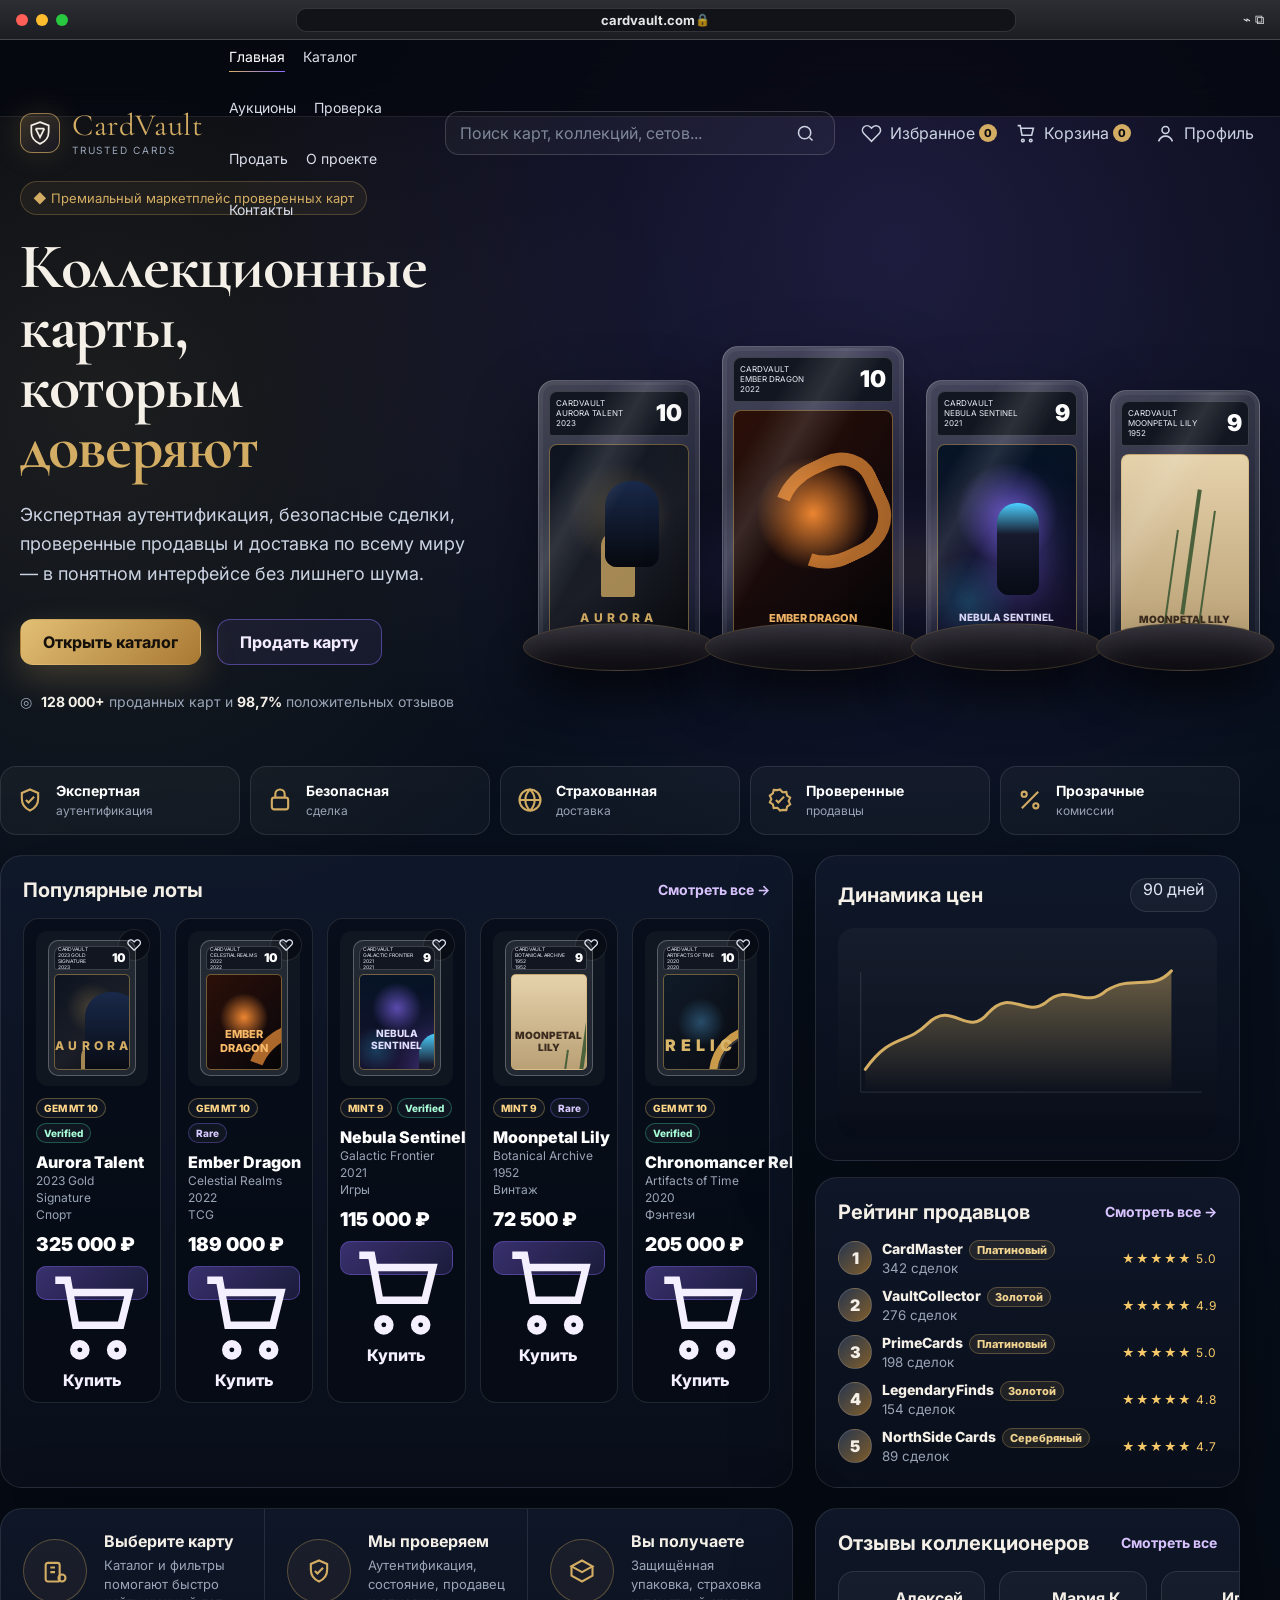
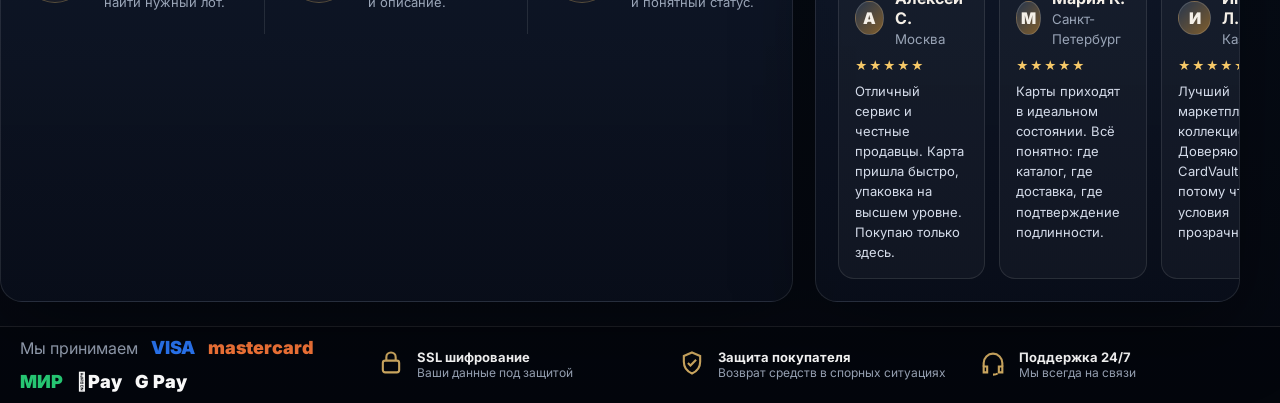
<file: index.html>
<!doctype html><html lang="ru"><head><meta charset="utf-8"><meta name="viewport" content="width=device-width, initial-scale=1"><title>CardVault — премиальный маркетплейс карт</title><meta name="description" content="CardVault — премиальный маркетплейс коллекционных карт."><link rel="preconnect" href="https://fonts.googleapis.com"><link rel="preconnect" href="https://fonts.gstatic.com" crossorigin><link href="https://fonts.googleapis.com/css2?family=Cormorant+Garamond:wght@600;700&family=Inter:wght@400;500;650;750;850;900&display=swap" rel="stylesheet"><link rel="stylesheet" href="assets/css/styles.css"></head><body data-page="home"><a class="skip-link" href="#main">К содержанию</a>
<div class="browser-shell">
  <div class="browser-bar"><div class="dots"><span class="dot d-red"></span><span class="dot d-yellow"></span><span class="dot d-green"></span></div><div class="address">cardvault.com</div><div class="bar-icons">⌁ ⧉</div></div>
  <header class="site-header">
    <nav class="nav container" aria-label="Основная навигация">
      <a class="brand" href="index.html" aria-label="CardVault на главную">
        <span class="brand-mark"><svg viewBox="0 0 24 24" fill="none" stroke="currentColor" stroke-width="1.6"><path d="M12 2l8 3v6c0 5.5-3.5 9-8 11-4.5-2-8-5.5-8-11V5l8-3z"/><path d="M8 8l4 8 4-8M8 8h8"/></svg></span>
        <span><span class="brand-name">CardVault</span><span class="brand-sub">trusted cards</span></span>
      </a>
      <button class="menu-toggle" data-menu-toggle aria-label="Меню">☰</button>
      <div class="nav-links"><a data-nav href="index.html">Главная</a><a data-nav href="catalog.html">Каталог</a><a data-nav href="auctions.html">Аукционы</a><a data-nav href="authentication.html">Проверка</a><a data-nav href="sell.html">Продать</a><a data-nav href="about.html">О проекте</a><a data-nav href="contact.html">Контакты</a></div>
      <form class="search" data-search-form><input name="q" placeholder="Поиск карт, коллекций, сетов..." autocomplete="off"><button class="icon-btn" aria-label="Искать"><svg viewBox="0 0 24 24" fill="none" stroke="currentColor" stroke-width="1.8"><circle cx="11" cy="11" r="7"/><path d="M20 20l-3.5-3.5"/></svg></button></form>
      <div class="nav-actions">
        <a class="icon-btn" href="favorites.html"><svg viewBox="0 0 24 24" fill="none" stroke="currentColor" stroke-width="1.8"><path d="M20.8 4.6a5.2 5.2 0 0 0-7.4 0L12 6l-1.4-1.4a5.2 5.2 0 0 0-7.4 7.4l1.4 1.4L12 21l7.4-7.6 1.4-1.4a5.2 5.2 0 0 0 0-7.4z"/></svg> Избранное<span class="badge" data-fav-count>0</span></a>
        <a class="icon-btn" href="cart.html"><svg viewBox="0 0 24 24" fill="none" stroke="currentColor" stroke-width="1.8"><path d="M6 6h15l-2 8H8L6 3H3"/><circle cx="9" cy="20" r="1.5"/><circle cx="18" cy="20" r="1.5"/></svg> Корзина<span class="badge" data-cart-count>0</span></a>
        <button class="icon-btn" data-open-modal="profile-modal"><svg viewBox="0 0 24 24" fill="none" stroke="currentColor" stroke-width="1.8"><circle cx="12" cy="8" r="4"/><path d="M4 21c1.6-4 4.2-6 8-6s6.4 2 8 6"/></svg> Профиль</button>
      </div>
    </nav>
  </header>
<main id="main"><section class="hero">
  <div class="container hero-grid">
    <div class="hero-copy reveal">
      <div class="eyebrow">◆ Премиальный маркетплейс проверенных карт</div>
      <h1 class="headline">Коллекционные карты,<br>которым <span class="gold">доверяют</span></h1>
      <p class="lead">Экспертная аутентификация, безопасные сделки, проверенные продавцы и доставка по всему миру — в понятном интерфейсе без лишнего шума.</p>
      <div class="hero-actions"><a class="btn btn-primary" href="catalog.html">Открыть каталог</a><a class="btn btn-secondary" href="sell.html">Продать карту</a></div>
      <div class="hero-note">◎ <span><b>128 000+</b> проданных карт и <b>98,7%</b> положительных отзывов</span></div>
    </div>
    <div class="showcase reveal" aria-label="Витрина премиальных карт">
      <div class="slab"><div class="slab-label"><span>CardVault<br>Aurora Talent<br>2023</span><b class="grade">10</b></div><div class="card-art art-sport"></div><div class="pedestal"></div></div>
      <div class="slab"><div class="slab-label"><span>CardVault<br>Ember Dragon<br>2022</span><b class="grade">10</b></div><div class="card-art art-dragon"></div><div class="pedestal"></div></div>
      <div class="slab"><div class="slab-label"><span>CardVault<br>Nebula Sentinel<br>2021</span><b class="grade">9</b></div><div class="card-art art-sci"></div><div class="pedestal"></div></div>
      <div class="slab"><div class="slab-label"><span>CardVault<br>Moonpetal Lily<br>1952</span><b class="grade">9</b></div><div class="card-art art-botanical"></div><div class="pedestal"></div></div>
    </div>
  </div>
</section>
<section class="container trust-row reveal">
  <div class="trust-card"><svg viewBox="0 0 24 24" fill="none" stroke="currentColor" stroke-width="1.8"><path d="M12 3l7 3v5c0 5-3.2 8.4-7 10-3.8-1.6-7-5-7-10V6l7-3z"/><path d="M8.5 12l2.2 2.2 4.8-5"/></svg><div><b>Экспертная</b><span>аутентификация</span></div></div>
  <div class="trust-card"><svg viewBox="0 0 24 24" fill="none" stroke="currentColor" stroke-width="1.8"><rect x="5" y="10" width="14" height="10" rx="2"/><path d="M8 10V7a4 4 0 0 1 8 0v3"/></svg><div><b>Безопасная</b><span>сделка</span></div></div>
  <div class="trust-card"><svg viewBox="0 0 24 24" fill="none" stroke="currentColor" stroke-width="1.8"><circle cx="12" cy="12" r="9"/><path d="M3 12h18M12 3c2.7 2.5 4 5.5 4 9s-1.3 6.5-4 9c-2.7-2.5-4-5.5-4-9s1.3-6.5 4-9z"/></svg><div><b>Страхованная</b><span>доставка</span></div></div>
  <div class="trust-card"><svg viewBox="0 0 24 24" fill="none" stroke="currentColor" stroke-width="1.8"><path d="M12 3l2.2 2.3 3.2-.2.7 3.1 2.6 1.8-1.3 2.9 1.3 2.9-2.6 1.8-.7 3.1-3.2-.2L12 21l-2.2-2.3-3.2.2-.7-3.1-2.6-1.8 1.3-2.9-1.3-2.9 2.6-1.8.7-3.1 3.2.2L12 3z"/><path d="M8.5 12l2.1 2.1 4.9-5"/></svg><div><b>Проверенные</b><span>продавцы</span></div></div>
  <div class="trust-card"><svg viewBox="0 0 24 24" fill="none" stroke="currentColor" stroke-width="1.8"><path d="M19 5L5 19"/><circle cx="7" cy="7" r="2.2"/><circle cx="17" cy="17" r="2.2"/></svg><div><b>Прозрачные</b><span>комиссии</span></div></div>
</section>
<section class="container grid-main">
  <div class="panel pad reveal"><div class="panel-head"><h2>Популярные лоты</h2><a class="link" href="catalog.html">Смотреть все →</a></div><div class="products-row" id="popular-products"></div></div>
  <div class="side-grid">
    <div class="panel pad reveal"><div class="panel-head"><h2>Динамика цен</h2><span class="chip">90 дней</span></div><div class="chart"><svg viewBox="0 0 500 220" role="img" aria-label="График динамики цен"><defs><linearGradient id="g" x1="0" x2="0" y1="0" y2="1"><stop stop-color="#d3ad63" stop-opacity=".45"/><stop offset="1" stop-color="#d3ad63" stop-opacity="0"/></linearGradient></defs><path d="M30 188 L30 30 M30 188 L480 188" stroke="rgba(255,255,255,.18)"/><path d="M36 158 C70 110,90 126,118 98 C151 65,170 118,198 84 C228 50,246 90,274 70 C306 42,325 80,354 54 C390 32,414 56,440 28 L440 188 L36 188 Z" fill="url(#g)"/><path d="M36 158 C70 110,90 126,118 98 C151 65,170 118,198 84 C228 50,246 90,274 70 C306 42,325 80,354 54 C390 32,414 56,440 28" fill="none" stroke="#d3ad63" stroke-width="4" stroke-linecap="round"/></svg></div></div>
    <div class="panel pad reveal"><div class="panel-head"><h2>Рейтинг продавцов</h2><a class="link" href="reviews.html">Смотреть все →</a></div><div class="seller-list" id="seller-list"></div></div>
  </div>
</section>
<section class="container grid-main">
  <div class="panel reveal"><div class="steps"><div class="step"><div class="step-icon"><svg viewBox="0 0 24 24" fill="none" stroke="currentColor" stroke-width="1.8"><rect x="4" y="5" width="12" height="16" rx="2"/><path d="M8 9h4M8 13h4"/><circle cx="18" cy="18" r="3"/></svg></div><div><h3>Выберите карту</h3><p>Каталог и фильтры помогают быстро найти нужный лот.</p></div></div><div class="step"><div class="step-icon"><svg viewBox="0 0 24 24" fill="none" stroke="currentColor" stroke-width="1.8"><path d="M12 3l7 3v5c0 5-3.2 8.4-7 10-3.8-1.6-7-5-7-10V6l7-3z"/><path d="M8.5 12l2.2 2.2 4.8-5"/></svg></div><div><h3>Мы проверяем</h3><p>Аутентификация, состояние, продавец и описание.</p></div></div><div class="step"><div class="step-icon"><svg viewBox="0 0 24 24" fill="none" stroke="currentColor" stroke-width="1.8"><path d="M21 8l-9-5-9 5 9 5 9-5z"/><path d="M3 8v8l9 5 9-5V8"/></svg></div><div><h3>Вы получаете</h3><p>Защищённая упаковка, страховка и понятный статус.</p></div></div></div></div>
  <div class="panel pad reveal"><div class="panel-head"><h2>Отзывы коллекционеров</h2><a class="link" href="reviews.html">Смотреть все</a></div><div class="reviews-grid" id="home-reviews"></div></div>
</section></main><footer class="footer">
    <div class="container footer-strip">
      <div class="payments"><span class="muted">Мы принимаем</span><span class="pay visa">VISA</span><span class="pay mc">mastercard</span><span class="pay mir">МИР</span><span class="pay apple">Pay</span><span class="pay gpay">G Pay</span></div>
      <div class="foot-item"><span class="mini-icon"><svg viewBox="0 0 24 24" fill="none" stroke="currentColor" stroke-width="1.8"><rect x="5" y="10" width="14" height="10" rx="2"/><path d="M8 10V7a4 4 0 0 1 8 0v3"/></svg></span><span><b>SSL шифрование</b><span>Ваши данные под защитой</span></span></div>
      <div class="foot-item"><span class="mini-icon"><svg viewBox="0 0 24 24" fill="none" stroke="currentColor" stroke-width="1.8"><path d="M12 3l7 3v5c0 5-3.2 8.4-7 10-3.8-1.6-7-5-7-10V6l7-3z"/><path d="M8.5 12l2.2 2.2 4.8-5"/></svg></span><span><b>Защита покупателя</b><span>Возврат средств в спорных ситуациях</span></span></div>
      <div class="foot-item"><span class="mini-icon"><svg viewBox="0 0 24 24" fill="none" stroke="currentColor" stroke-width="1.8"><path d="M4 15v-3a8 8 0 0 1 16 0v3"/><path d="M4 15h3v5H4zM17 15h3v5h-3z"/><path d="M16 21c-1 .7-2.3 1-4 1"/></svg></span><span><b>Поддержка 24/7</b><span>Мы всегда на связи</span></span></div>
    </div>
  </footer>
  <div class="modal-backdrop" id="profile-modal"><div class="modal"><button class="modal-close" data-close-modal>×</button><h2>Профиль коллекционера</h2><p class="muted">В статической версии профиль сохраняется локально в браузере. Для реальных аккаунтов нужен backend.</p><form id="profile-form" class="form-grid"><input class="field full" placeholder="Ваше имя"><input class="field full" placeholder="Email"><button class="btn btn-primary full" type="submit" onclick="event.preventDefault();document.querySelector('#profile-modal').classList.remove('open');">Сохранить</button></form></div></div>
</div>
<script src="assets/js/data.js"></script><script src="assets/js/app.js"></script>
</body></html>
</file>
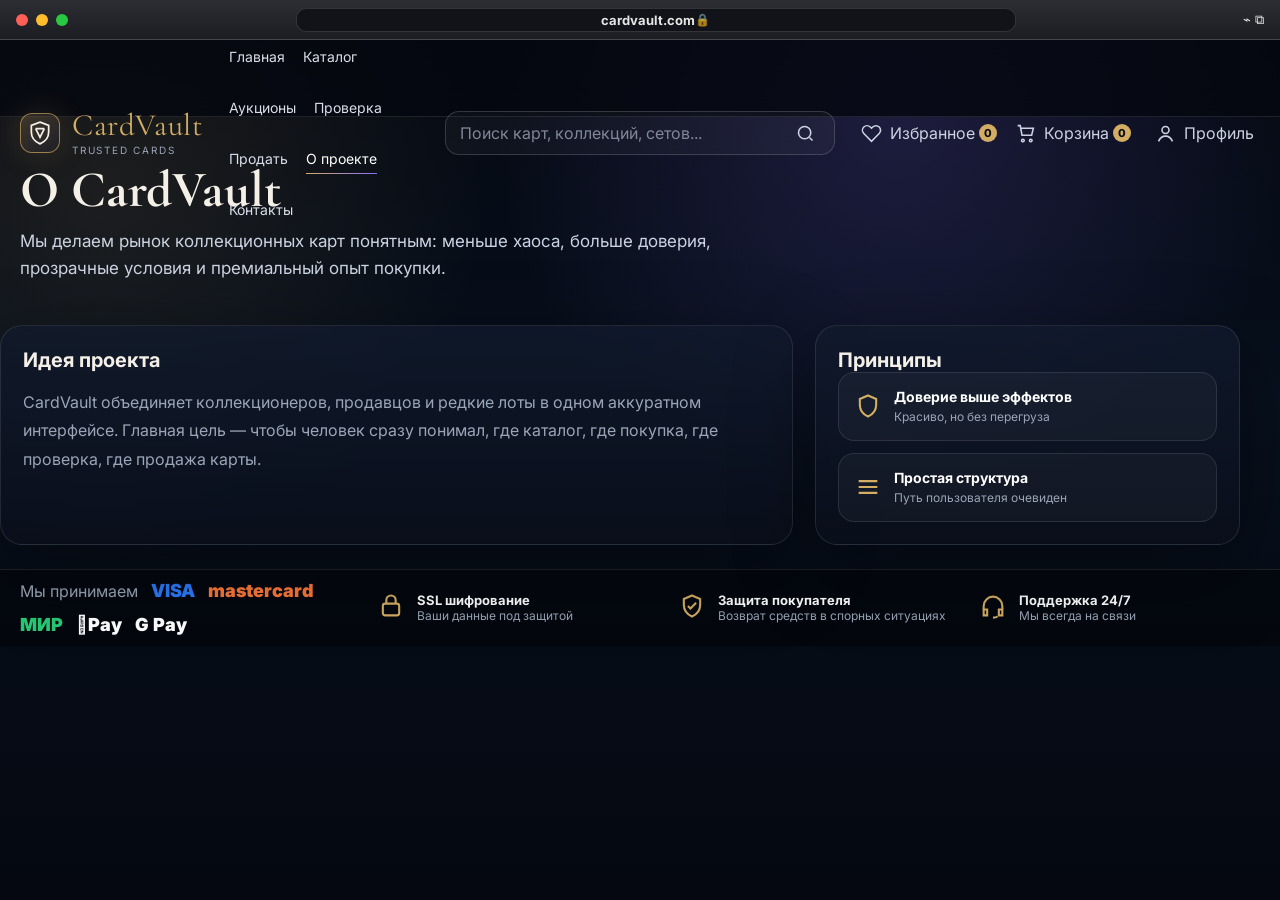
<file: about.html>
<!doctype html><html lang="ru"><head><meta charset="utf-8"><meta name="viewport" content="width=device-width, initial-scale=1"><title>О проекте — CardVault</title><meta name="description" content="CardVault — премиальный маркетплейс коллекционных карт."><link rel="preconnect" href="https://fonts.googleapis.com"><link rel="preconnect" href="https://fonts.gstatic.com" crossorigin><link href="https://fonts.googleapis.com/css2?family=Cormorant+Garamond:wght@600;700&family=Inter:wght@400;500;650;750;850;900&display=swap" rel="stylesheet"><link rel="stylesheet" href="assets/css/styles.css"></head><body data-page="about"><a class="skip-link" href="#main">К содержанию</a>
<div class="browser-shell">
  <div class="browser-bar"><div class="dots"><span class="dot d-red"></span><span class="dot d-yellow"></span><span class="dot d-green"></span></div><div class="address">cardvault.com</div><div class="bar-icons">⌁ ⧉</div></div>
  <header class="site-header">
    <nav class="nav container" aria-label="Основная навигация">
      <a class="brand" href="index.html" aria-label="CardVault на главную">
        <span class="brand-mark"><svg viewBox="0 0 24 24" fill="none" stroke="currentColor" stroke-width="1.6"><path d="M12 2l8 3v6c0 5.5-3.5 9-8 11-4.5-2-8-5.5-8-11V5l8-3z"/><path d="M8 8l4 8 4-8M8 8h8"/></svg></span>
        <span><span class="brand-name">CardVault</span><span class="brand-sub">trusted cards</span></span>
      </a>
      <button class="menu-toggle" data-menu-toggle aria-label="Меню">☰</button>
      <div class="nav-links"><a data-nav href="index.html">Главная</a><a data-nav href="catalog.html">Каталог</a><a data-nav href="auctions.html">Аукционы</a><a data-nav href="authentication.html">Проверка</a><a data-nav href="sell.html">Продать</a><a data-nav href="about.html">О проекте</a><a data-nav href="contact.html">Контакты</a></div>
      <form class="search" data-search-form><input name="q" placeholder="Поиск карт, коллекций, сетов..." autocomplete="off"><button class="icon-btn" aria-label="Искать"><svg viewBox="0 0 24 24" fill="none" stroke="currentColor" stroke-width="1.8"><circle cx="11" cy="11" r="7"/><path d="M20 20l-3.5-3.5"/></svg></button></form>
      <div class="nav-actions">
        <a class="icon-btn" href="favorites.html"><svg viewBox="0 0 24 24" fill="none" stroke="currentColor" stroke-width="1.8"><path d="M20.8 4.6a5.2 5.2 0 0 0-7.4 0L12 6l-1.4-1.4a5.2 5.2 0 0 0-7.4 7.4l1.4 1.4L12 21l7.4-7.6 1.4-1.4a5.2 5.2 0 0 0 0-7.4z"/></svg> Избранное<span class="badge" data-fav-count>0</span></a>
        <a class="icon-btn" href="cart.html"><svg viewBox="0 0 24 24" fill="none" stroke="currentColor" stroke-width="1.8"><path d="M6 6h15l-2 8H8L6 3H3"/><circle cx="9" cy="20" r="1.5"/><circle cx="18" cy="20" r="1.5"/></svg> Корзина<span class="badge" data-cart-count>0</span></a>
        <button class="icon-btn" data-open-modal="profile-modal"><svg viewBox="0 0 24 24" fill="none" stroke="currentColor" stroke-width="1.8"><circle cx="12" cy="8" r="4"/><path d="M4 21c1.6-4 4.2-6 8-6s6.4 2 8 6"/></svg> Профиль</button>
      </div>
    </nav>
  </header>
<main id="main"><section class="container page-hero"><h1 class="page-title">О CardVault</h1><p class="page-lead">Мы делаем рынок коллекционных карт понятным: меньше хаоса, больше доверия, прозрачные условия и премиальный опыт покупки.</p></section><section class="container grid-main"><div class="panel pad reveal"><h2>Идея проекта</h2><p class="muted" style="line-height:1.8">CardVault объединяет коллекционеров, продавцов и редкие лоты в одном аккуратном интерфейсе. Главная цель — чтобы человек сразу понимал, где каталог, где покупка, где проверка, где продажа карты.</p></div><div class="panel pad reveal"><h2>Принципы</h2><div class="trust-card"><svg viewBox="0 0 24 24" fill="none" stroke="currentColor" stroke-width="1.8"><path d="M12 3l7 3v5c0 5-3.2 8.4-7 10-3.8-1.6-7-5-7-10V6l7-3z"/></svg><div><b>Доверие выше эффектов</b><span>Красиво, но без перегруза</span></div></div><div class="trust-card" style="margin-top:12px"><svg viewBox="0 0 24 24" fill="none" stroke="currentColor" stroke-width="1.8"><path d="M4 7h16M4 12h16M4 17h16"/></svg><div><b>Простая структура</b><span>Путь пользователя очевиден</span></div></div></div></section></main><footer class="footer">
    <div class="container footer-strip">
      <div class="payments"><span class="muted">Мы принимаем</span><span class="pay visa">VISA</span><span class="pay mc">mastercard</span><span class="pay mir">МИР</span><span class="pay apple">Pay</span><span class="pay gpay">G Pay</span></div>
      <div class="foot-item"><span class="mini-icon"><svg viewBox="0 0 24 24" fill="none" stroke="currentColor" stroke-width="1.8"><rect x="5" y="10" width="14" height="10" rx="2"/><path d="M8 10V7a4 4 0 0 1 8 0v3"/></svg></span><span><b>SSL шифрование</b><span>Ваши данные под защитой</span></span></div>
      <div class="foot-item"><span class="mini-icon"><svg viewBox="0 0 24 24" fill="none" stroke="currentColor" stroke-width="1.8"><path d="M12 3l7 3v5c0 5-3.2 8.4-7 10-3.8-1.6-7-5-7-10V6l7-3z"/><path d="M8.5 12l2.2 2.2 4.8-5"/></svg></span><span><b>Защита покупателя</b><span>Возврат средств в спорных ситуациях</span></span></div>
      <div class="foot-item"><span class="mini-icon"><svg viewBox="0 0 24 24" fill="none" stroke="currentColor" stroke-width="1.8"><path d="M4 15v-3a8 8 0 0 1 16 0v3"/><path d="M4 15h3v5H4zM17 15h3v5h-3z"/><path d="M16 21c-1 .7-2.3 1-4 1"/></svg></span><span><b>Поддержка 24/7</b><span>Мы всегда на связи</span></span></div>
    </div>
  </footer>
  <div class="modal-backdrop" id="profile-modal"><div class="modal"><button class="modal-close" data-close-modal>×</button><h2>Профиль коллекционера</h2><p class="muted">В статической версии профиль сохраняется локально в браузере. Для реальных аккаунтов нужен backend.</p><form id="profile-form" class="form-grid"><input class="field full" placeholder="Ваше имя"><input class="field full" placeholder="Email"><button class="btn btn-primary full" type="submit" onclick="event.preventDefault();document.querySelector('#profile-modal').classList.remove('open');">Сохранить</button></form></div></div>
</div>
<script src="assets/js/data.js"></script><script src="assets/js/app.js"></script>
</body></html>
</file>
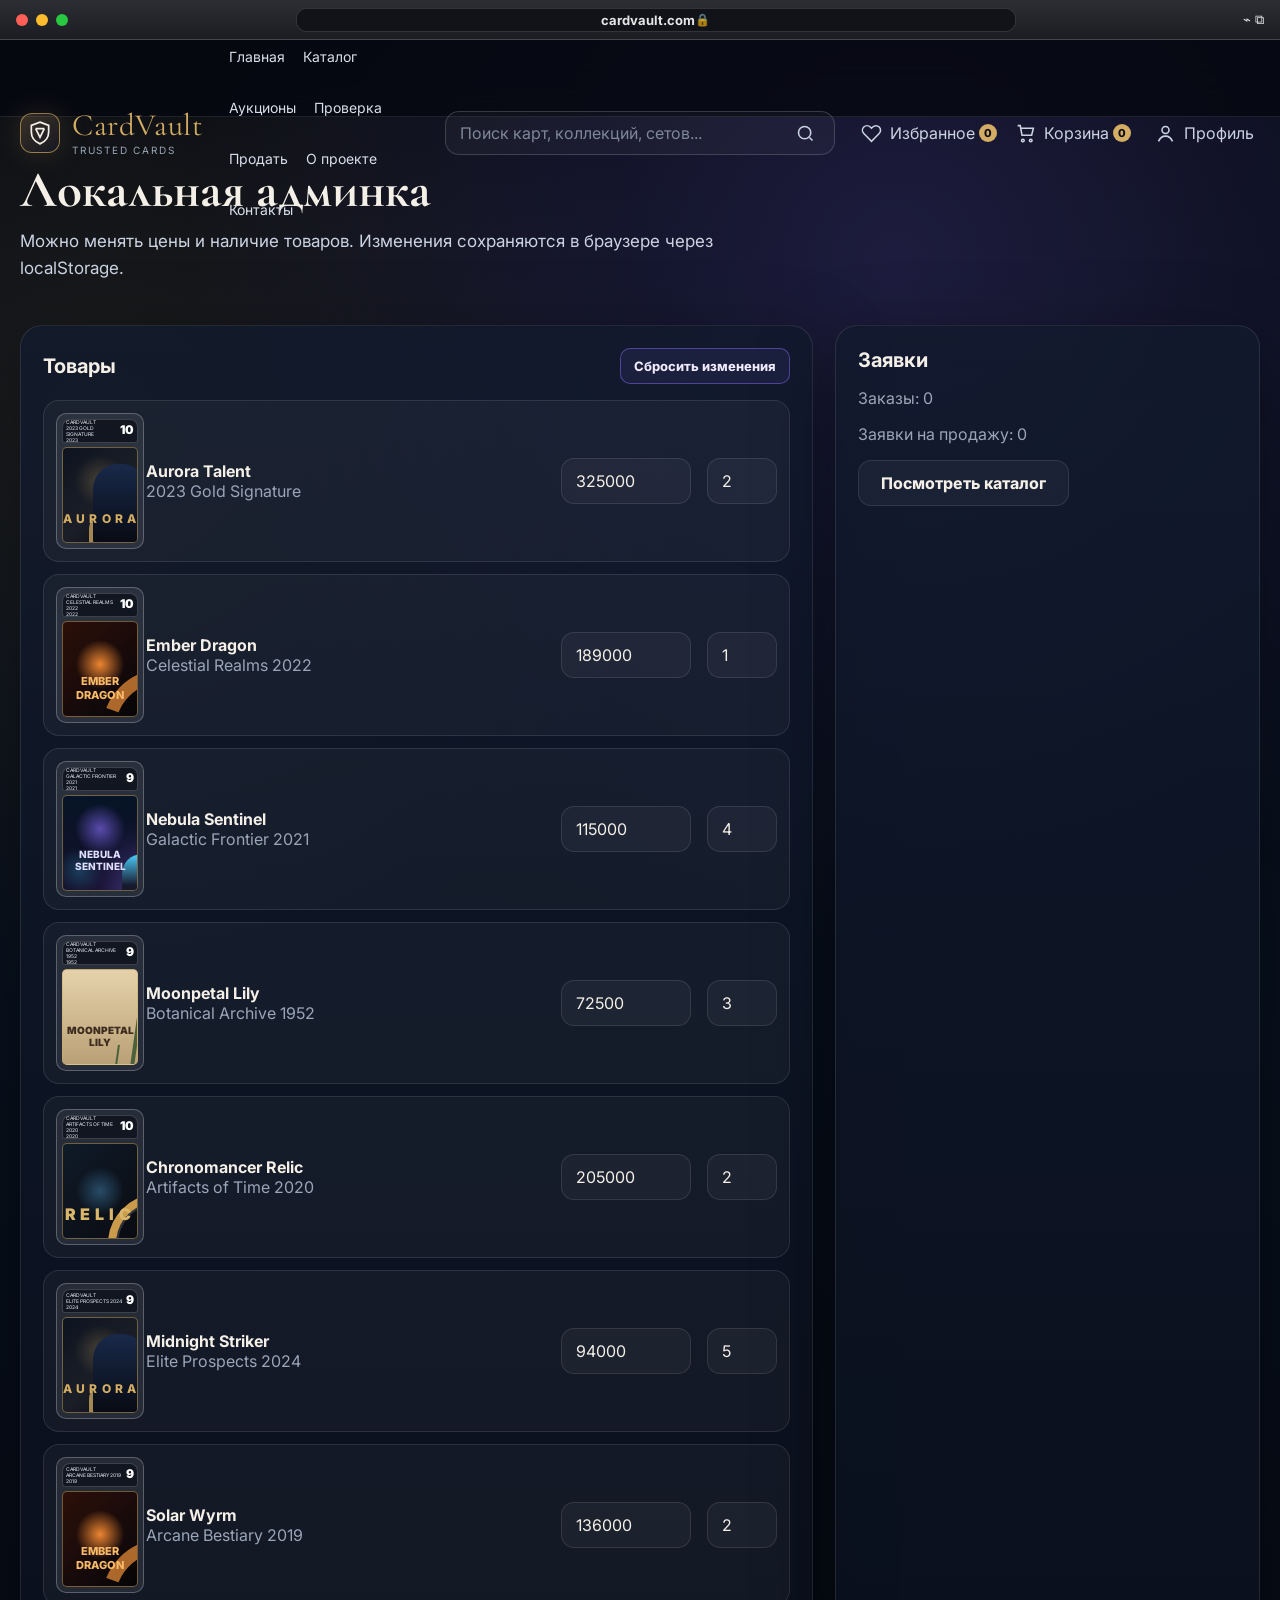
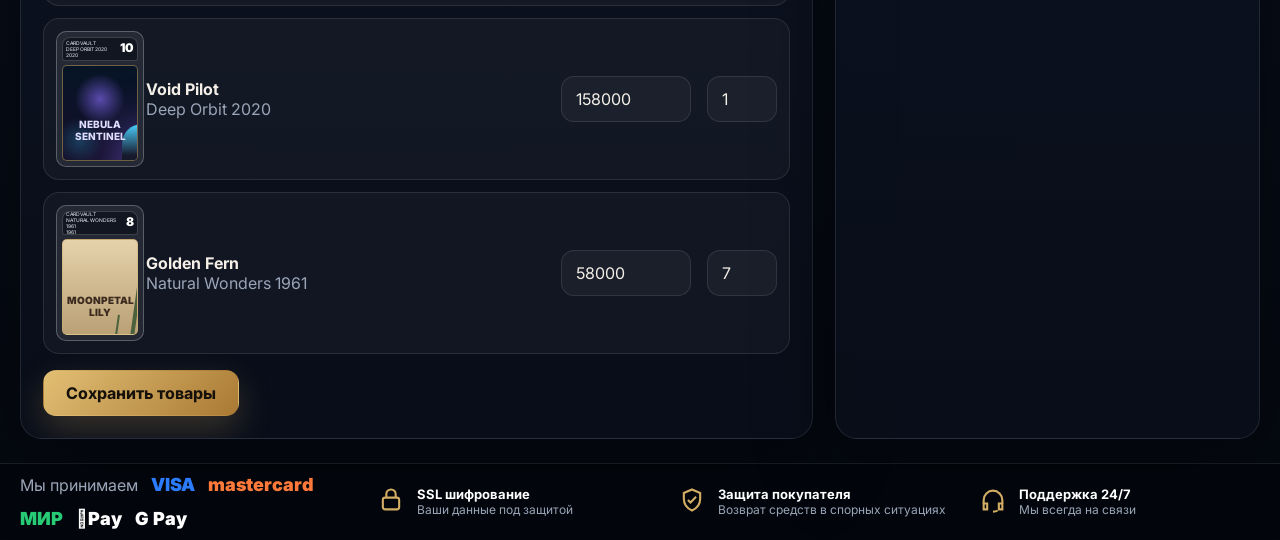
<file: admin.html>
<!doctype html><html lang="ru"><head><meta charset="utf-8"><meta name="viewport" content="width=device-width, initial-scale=1"><title>Админка — CardVault</title><meta name="description" content="CardVault — премиальный маркетплейс коллекционных карт."><link rel="preconnect" href="https://fonts.googleapis.com"><link rel="preconnect" href="https://fonts.gstatic.com" crossorigin><link href="https://fonts.googleapis.com/css2?family=Cormorant+Garamond:wght@600;700&family=Inter:wght@400;500;650;750;850;900&display=swap" rel="stylesheet"><link rel="stylesheet" href="assets/css/styles.css"></head><body data-page="admin"><a class="skip-link" href="#main">К содержанию</a>
<div class="browser-shell">
  <div class="browser-bar"><div class="dots"><span class="dot d-red"></span><span class="dot d-yellow"></span><span class="dot d-green"></span></div><div class="address">cardvault.com</div><div class="bar-icons">⌁ ⧉</div></div>
  <header class="site-header">
    <nav class="nav container" aria-label="Основная навигация">
      <a class="brand" href="index.html" aria-label="CardVault на главную">
        <span class="brand-mark"><svg viewBox="0 0 24 24" fill="none" stroke="currentColor" stroke-width="1.6"><path d="M12 2l8 3v6c0 5.5-3.5 9-8 11-4.5-2-8-5.5-8-11V5l8-3z"/><path d="M8 8l4 8 4-8M8 8h8"/></svg></span>
        <span><span class="brand-name">CardVault</span><span class="brand-sub">trusted cards</span></span>
      </a>
      <button class="menu-toggle" data-menu-toggle aria-label="Меню">☰</button>
      <div class="nav-links"><a data-nav href="index.html">Главная</a><a data-nav href="catalog.html">Каталог</a><a data-nav href="auctions.html">Аукционы</a><a data-nav href="authentication.html">Проверка</a><a data-nav href="sell.html">Продать</a><a data-nav href="about.html">О проекте</a><a data-nav href="contact.html">Контакты</a></div>
      <form class="search" data-search-form><input name="q" placeholder="Поиск карт, коллекций, сетов..." autocomplete="off"><button class="icon-btn" aria-label="Искать"><svg viewBox="0 0 24 24" fill="none" stroke="currentColor" stroke-width="1.8"><circle cx="11" cy="11" r="7"/><path d="M20 20l-3.5-3.5"/></svg></button></form>
      <div class="nav-actions">
        <a class="icon-btn" href="favorites.html"><svg viewBox="0 0 24 24" fill="none" stroke="currentColor" stroke-width="1.8"><path d="M20.8 4.6a5.2 5.2 0 0 0-7.4 0L12 6l-1.4-1.4a5.2 5.2 0 0 0-7.4 7.4l1.4 1.4L12 21l7.4-7.6 1.4-1.4a5.2 5.2 0 0 0 0-7.4z"/></svg> Избранное<span class="badge" data-fav-count>0</span></a>
        <a class="icon-btn" href="cart.html"><svg viewBox="0 0 24 24" fill="none" stroke="currentColor" stroke-width="1.8"><path d="M6 6h15l-2 8H8L6 3H3"/><circle cx="9" cy="20" r="1.5"/><circle cx="18" cy="20" r="1.5"/></svg> Корзина<span class="badge" data-cart-count>0</span></a>
        <button class="icon-btn" data-open-modal="profile-modal"><svg viewBox="0 0 24 24" fill="none" stroke="currentColor" stroke-width="1.8"><circle cx="12" cy="8" r="4"/><path d="M4 21c1.6-4 4.2-6 8-6s6.4 2 8 6"/></svg> Профиль</button>
      </div>
    </nav>
  </header>
<main id="main"><section class="container page-hero"><h1 class="page-title">Локальная админка</h1><p class="page-lead">Можно менять цены и наличие товаров. Изменения сохраняются в браузере через localStorage.</p></section><section class="container" id="admin-root"></section></main><footer class="footer">
    <div class="container footer-strip">
      <div class="payments"><span class="muted">Мы принимаем</span><span class="pay visa">VISA</span><span class="pay mc">mastercard</span><span class="pay mir">МИР</span><span class="pay apple">Pay</span><span class="pay gpay">G Pay</span></div>
      <div class="foot-item"><span class="mini-icon"><svg viewBox="0 0 24 24" fill="none" stroke="currentColor" stroke-width="1.8"><rect x="5" y="10" width="14" height="10" rx="2"/><path d="M8 10V7a4 4 0 0 1 8 0v3"/></svg></span><span><b>SSL шифрование</b><span>Ваши данные под защитой</span></span></div>
      <div class="foot-item"><span class="mini-icon"><svg viewBox="0 0 24 24" fill="none" stroke="currentColor" stroke-width="1.8"><path d="M12 3l7 3v5c0 5-3.2 8.4-7 10-3.8-1.6-7-5-7-10V6l7-3z"/><path d="M8.5 12l2.2 2.2 4.8-5"/></svg></span><span><b>Защита покупателя</b><span>Возврат средств в спорных ситуациях</span></span></div>
      <div class="foot-item"><span class="mini-icon"><svg viewBox="0 0 24 24" fill="none" stroke="currentColor" stroke-width="1.8"><path d="M4 15v-3a8 8 0 0 1 16 0v3"/><path d="M4 15h3v5H4zM17 15h3v5h-3z"/><path d="M16 21c-1 .7-2.3 1-4 1"/></svg></span><span><b>Поддержка 24/7</b><span>Мы всегда на связи</span></span></div>
    </div>
  </footer>
  <div class="modal-backdrop" id="profile-modal"><div class="modal"><button class="modal-close" data-close-modal>×</button><h2>Профиль коллекционера</h2><p class="muted">В статической версии профиль сохраняется локально в браузере. Для реальных аккаунтов нужен backend.</p><form id="profile-form" class="form-grid"><input class="field full" placeholder="Ваше имя"><input class="field full" placeholder="Email"><button class="btn btn-primary full" type="submit" onclick="event.preventDefault();document.querySelector('#profile-modal').classList.remove('open');">Сохранить</button></form></div></div>
</div>
<script src="assets/js/data.js"></script><script src="assets/js/app.js"></script>
</body></html>
</file>
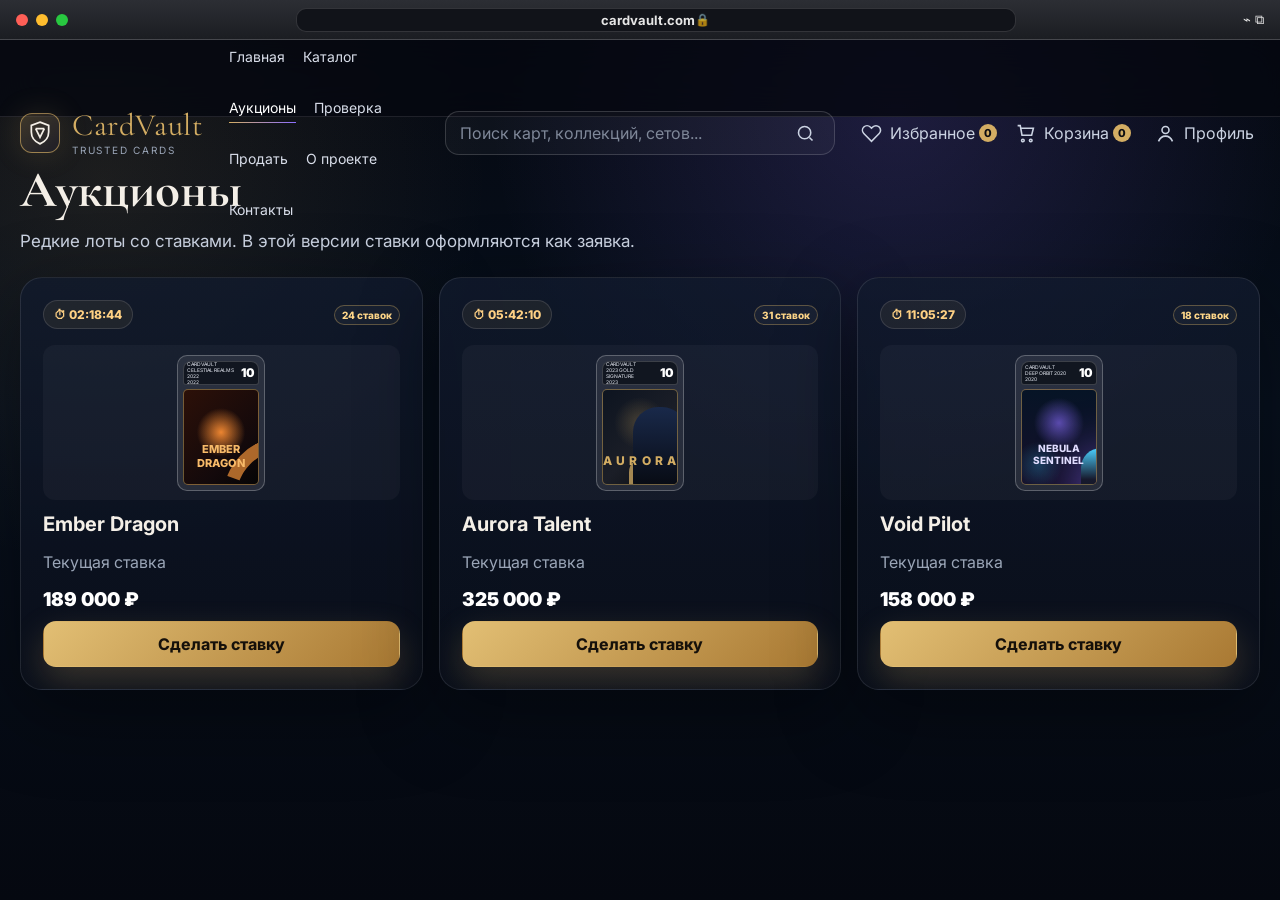
<file: auctions.html>
<!doctype html><html lang="ru"><head><meta charset="utf-8"><meta name="viewport" content="width=device-width, initial-scale=1"><title>Аукционы — CardVault</title><meta name="description" content="CardVault — премиальный маркетплейс коллекционных карт."><link rel="preconnect" href="https://fonts.googleapis.com"><link rel="preconnect" href="https://fonts.gstatic.com" crossorigin><link href="https://fonts.googleapis.com/css2?family=Cormorant+Garamond:wght@600;700&family=Inter:wght@400;500;650;750;850;900&display=swap" rel="stylesheet"><link rel="stylesheet" href="assets/css/styles.css"></head><body data-page="auctions"><a class="skip-link" href="#main">К содержанию</a>
<div class="browser-shell">
  <div class="browser-bar"><div class="dots"><span class="dot d-red"></span><span class="dot d-yellow"></span><span class="dot d-green"></span></div><div class="address">cardvault.com</div><div class="bar-icons">⌁ ⧉</div></div>
  <header class="site-header">
    <nav class="nav container" aria-label="Основная навигация">
      <a class="brand" href="index.html" aria-label="CardVault на главную">
        <span class="brand-mark"><svg viewBox="0 0 24 24" fill="none" stroke="currentColor" stroke-width="1.6"><path d="M12 2l8 3v6c0 5.5-3.5 9-8 11-4.5-2-8-5.5-8-11V5l8-3z"/><path d="M8 8l4 8 4-8M8 8h8"/></svg></span>
        <span><span class="brand-name">CardVault</span><span class="brand-sub">trusted cards</span></span>
      </a>
      <button class="menu-toggle" data-menu-toggle aria-label="Меню">☰</button>
      <div class="nav-links"><a data-nav href="index.html">Главная</a><a data-nav href="catalog.html">Каталог</a><a data-nav href="auctions.html">Аукционы</a><a data-nav href="authentication.html">Проверка</a><a data-nav href="sell.html">Продать</a><a data-nav href="about.html">О проекте</a><a data-nav href="contact.html">Контакты</a></div>
      <form class="search" data-search-form><input name="q" placeholder="Поиск карт, коллекций, сетов..." autocomplete="off"><button class="icon-btn" aria-label="Искать"><svg viewBox="0 0 24 24" fill="none" stroke="currentColor" stroke-width="1.8"><circle cx="11" cy="11" r="7"/><path d="M20 20l-3.5-3.5"/></svg></button></form>
      <div class="nav-actions">
        <a class="icon-btn" href="favorites.html"><svg viewBox="0 0 24 24" fill="none" stroke="currentColor" stroke-width="1.8"><path d="M20.8 4.6a5.2 5.2 0 0 0-7.4 0L12 6l-1.4-1.4a5.2 5.2 0 0 0-7.4 7.4l1.4 1.4L12 21l7.4-7.6 1.4-1.4a5.2 5.2 0 0 0 0-7.4z"/></svg> Избранное<span class="badge" data-fav-count>0</span></a>
        <a class="icon-btn" href="cart.html"><svg viewBox="0 0 24 24" fill="none" stroke="currentColor" stroke-width="1.8"><path d="M6 6h15l-2 8H8L6 3H3"/><circle cx="9" cy="20" r="1.5"/><circle cx="18" cy="20" r="1.5"/></svg> Корзина<span class="badge" data-cart-count>0</span></a>
        <button class="icon-btn" data-open-modal="profile-modal"><svg viewBox="0 0 24 24" fill="none" stroke="currentColor" stroke-width="1.8"><circle cx="12" cy="8" r="4"/><path d="M4 21c1.6-4 4.2-6 8-6s6.4 2 8 6"/></svg> Профиль</button>
      </div>
    </nav>
  </header>
<main id="main"><section class="container page-hero"><h1 class="page-title">Аукционы</h1><p class="page-lead">Редкие лоты со ставками. В этой версии ставки оформляются как заявка.</p></section><section class="container" id="auctions-root"></section><div class="modal-backdrop" id="bid-modal"><div class="modal"><button class="modal-close" data-close-modal>×</button><h2>Сделать ставку</h2><p class="muted">Введите сумму и контакт. Менеджер подтвердит ставку.</p><form class="form-grid" onsubmit="event.preventDefault();this.reset();document.querySelector(</main><footer class="footer">
    <div class="container footer-strip">
      <div class="payments"><span class="muted">Мы принимаем</span><span class="pay visa">VISA</span><span class="pay mc">mastercard</span><span class="pay mir">МИР</span><span class="pay apple">Pay</span><span class="pay gpay">G Pay</span></div>
      <div class="foot-item"><span class="mini-icon"><svg viewBox="0 0 24 24" fill="none" stroke="currentColor" stroke-width="1.8"><rect x="5" y="10" width="14" height="10" rx="2"/><path d="M8 10V7a4 4 0 0 1 8 0v3"/></svg></span><span><b>SSL шифрование</b><span>Ваши данные под защитой</span></span></div>
      <div class="foot-item"><span class="mini-icon"><svg viewBox="0 0 24 24" fill="none" stroke="currentColor" stroke-width="1.8"><path d="M12 3l7 3v5c0 5-3.2 8.4-7 10-3.8-1.6-7-5-7-10V6l7-3z"/><path d="M8.5 12l2.2 2.2 4.8-5"/></svg></span><span><b>Защита покупателя</b><span>Возврат средств в спорных ситуациях</span></span></div>
      <div class="foot-item"><span class="mini-icon"><svg viewBox="0 0 24 24" fill="none" stroke="currentColor" stroke-width="1.8"><path d="M4 15v-3a8 8 0 0 1 16 0v3"/><path d="M4 15h3v5H4zM17 15h3v5h-3z"/><path d="M16 21c-1 .7-2.3 1-4 1"/></svg></span><span><b>Поддержка 24/7</b><span>Мы всегда на связи</span></span></div>
    </div>
  </footer>
  <div class="modal-backdrop" id="profile-modal"><div class="modal"><button class="modal-close" data-close-modal>×</button><h2>Профиль коллекционера</h2><p class="muted">В статической версии профиль сохраняется локально в браузере. Для реальных аккаунтов нужен backend.</p><form id="profile-form" class="form-grid"><input class="field full" placeholder="Ваше имя"><input class="field full" placeholder="Email"><button class="btn btn-primary full" type="submit" onclick="event.preventDefault();document.querySelector('#profile-modal').classList.remove('open');">Сохранить</button></form></div></div>
</div>
<script src="assets/js/data.js"></script><script src="assets/js/app.js"></script>
</body></html>
</file>
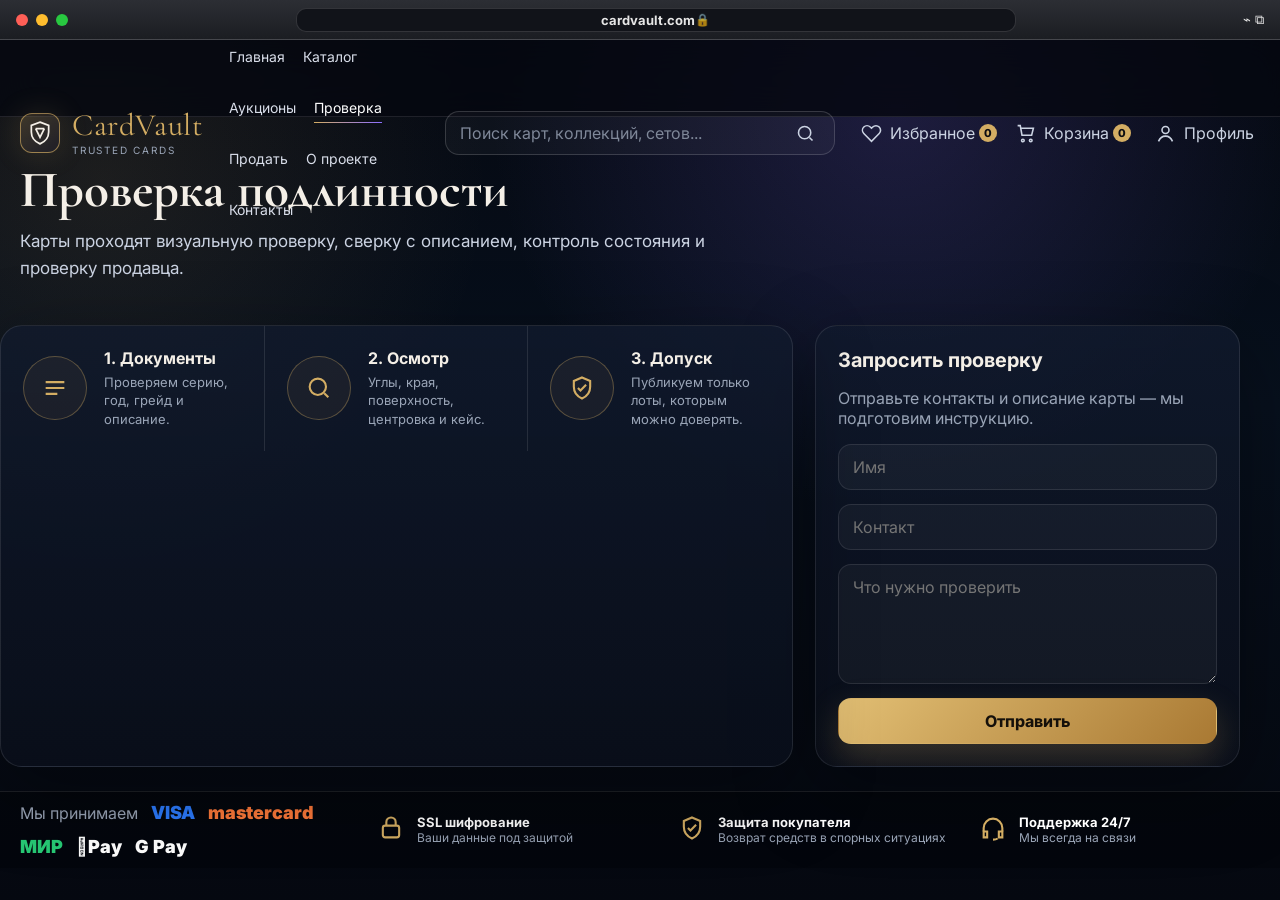
<file: authentication.html>
<!doctype html><html lang="ru"><head><meta charset="utf-8"><meta name="viewport" content="width=device-width, initial-scale=1"><title>Проверка подлинности — CardVault</title><meta name="description" content="CardVault — премиальный маркетплейс коллекционных карт."><link rel="preconnect" href="https://fonts.googleapis.com"><link rel="preconnect" href="https://fonts.gstatic.com" crossorigin><link href="https://fonts.googleapis.com/css2?family=Cormorant+Garamond:wght@600;700&family=Inter:wght@400;500;650;750;850;900&display=swap" rel="stylesheet"><link rel="stylesheet" href="assets/css/styles.css"></head><body data-page="authentication"><a class="skip-link" href="#main">К содержанию</a>
<div class="browser-shell">
  <div class="browser-bar"><div class="dots"><span class="dot d-red"></span><span class="dot d-yellow"></span><span class="dot d-green"></span></div><div class="address">cardvault.com</div><div class="bar-icons">⌁ ⧉</div></div>
  <header class="site-header">
    <nav class="nav container" aria-label="Основная навигация">
      <a class="brand" href="index.html" aria-label="CardVault на главную">
        <span class="brand-mark"><svg viewBox="0 0 24 24" fill="none" stroke="currentColor" stroke-width="1.6"><path d="M12 2l8 3v6c0 5.5-3.5 9-8 11-4.5-2-8-5.5-8-11V5l8-3z"/><path d="M8 8l4 8 4-8M8 8h8"/></svg></span>
        <span><span class="brand-name">CardVault</span><span class="brand-sub">trusted cards</span></span>
      </a>
      <button class="menu-toggle" data-menu-toggle aria-label="Меню">☰</button>
      <div class="nav-links"><a data-nav href="index.html">Главная</a><a data-nav href="catalog.html">Каталог</a><a data-nav href="auctions.html">Аукционы</a><a data-nav href="authentication.html">Проверка</a><a data-nav href="sell.html">Продать</a><a data-nav href="about.html">О проекте</a><a data-nav href="contact.html">Контакты</a></div>
      <form class="search" data-search-form><input name="q" placeholder="Поиск карт, коллекций, сетов..." autocomplete="off"><button class="icon-btn" aria-label="Искать"><svg viewBox="0 0 24 24" fill="none" stroke="currentColor" stroke-width="1.8"><circle cx="11" cy="11" r="7"/><path d="M20 20l-3.5-3.5"/></svg></button></form>
      <div class="nav-actions">
        <a class="icon-btn" href="favorites.html"><svg viewBox="0 0 24 24" fill="none" stroke="currentColor" stroke-width="1.8"><path d="M20.8 4.6a5.2 5.2 0 0 0-7.4 0L12 6l-1.4-1.4a5.2 5.2 0 0 0-7.4 7.4l1.4 1.4L12 21l7.4-7.6 1.4-1.4a5.2 5.2 0 0 0 0-7.4z"/></svg> Избранное<span class="badge" data-fav-count>0</span></a>
        <a class="icon-btn" href="cart.html"><svg viewBox="0 0 24 24" fill="none" stroke="currentColor" stroke-width="1.8"><path d="M6 6h15l-2 8H8L6 3H3"/><circle cx="9" cy="20" r="1.5"/><circle cx="18" cy="20" r="1.5"/></svg> Корзина<span class="badge" data-cart-count>0</span></a>
        <button class="icon-btn" data-open-modal="profile-modal"><svg viewBox="0 0 24 24" fill="none" stroke="currentColor" stroke-width="1.8"><circle cx="12" cy="8" r="4"/><path d="M4 21c1.6-4 4.2-6 8-6s6.4 2 8 6"/></svg> Профиль</button>
      </div>
    </nav>
  </header>
<main id="main"><section class="container page-hero"><h1 class="page-title">Проверка подлинности</h1><p class="page-lead">Карты проходят визуальную проверку, сверку с описанием, контроль состояния и проверку продавца.</p></section><section class="container grid-main"><div class="panel reveal"><div class="steps"><div class="step"><div class="step-icon"><svg viewBox="0 0 24 24" fill="none" stroke="currentColor" stroke-width="1.8"><path d="M4 7h16M4 12h16M4 17h10"/></svg></div><div><h3>1. Документы</h3><p>Проверяем серию, год, грейд и описание.</p></div></div><div class="step"><div class="step-icon"><svg viewBox="0 0 24 24" fill="none" stroke="currentColor" stroke-width="1.8"><circle cx="11" cy="11" r="7"/><path d="M20 20l-3.5-3.5"/></svg></div><div><h3>2. Осмотр</h3><p>Углы, края, поверхность, центровка и кейс.</p></div></div><div class="step"><div class="step-icon"><svg viewBox="0 0 24 24" fill="none" stroke="currentColor" stroke-width="1.8"><path d="M12 3l7 3v5c0 5-3.2 8.4-7 10-3.8-1.6-7-5-7-10V6l7-3z"/><path d="M8.5 12l2.2 2.2 4.8-5"/></svg></div><div><h3>3. Допуск</h3><p>Публикуем только лоты, которым можно доверять.</p></div></div></div></div><aside class="panel pad"><h2>Запросить проверку</h2><p class="muted">Отправьте контакты и описание карты — мы подготовим инструкцию.</p><form id="contact-form" class="form-grid"><input class="field full" placeholder="Имя" required><input class="field full" placeholder="Контакт" required><textarea class="full" placeholder="Что нужно проверить"></textarea><button class="btn btn-primary full">Отправить</button></form></aside></section></main><footer class="footer">
    <div class="container footer-strip">
      <div class="payments"><span class="muted">Мы принимаем</span><span class="pay visa">VISA</span><span class="pay mc">mastercard</span><span class="pay mir">МИР</span><span class="pay apple">Pay</span><span class="pay gpay">G Pay</span></div>
      <div class="foot-item"><span class="mini-icon"><svg viewBox="0 0 24 24" fill="none" stroke="currentColor" stroke-width="1.8"><rect x="5" y="10" width="14" height="10" rx="2"/><path d="M8 10V7a4 4 0 0 1 8 0v3"/></svg></span><span><b>SSL шифрование</b><span>Ваши данные под защитой</span></span></div>
      <div class="foot-item"><span class="mini-icon"><svg viewBox="0 0 24 24" fill="none" stroke="currentColor" stroke-width="1.8"><path d="M12 3l7 3v5c0 5-3.2 8.4-7 10-3.8-1.6-7-5-7-10V6l7-3z"/><path d="M8.5 12l2.2 2.2 4.8-5"/></svg></span><span><b>Защита покупателя</b><span>Возврат средств в спорных ситуациях</span></span></div>
      <div class="foot-item"><span class="mini-icon"><svg viewBox="0 0 24 24" fill="none" stroke="currentColor" stroke-width="1.8"><path d="M4 15v-3a8 8 0 0 1 16 0v3"/><path d="M4 15h3v5H4zM17 15h3v5h-3z"/><path d="M16 21c-1 .7-2.3 1-4 1"/></svg></span><span><b>Поддержка 24/7</b><span>Мы всегда на связи</span></span></div>
    </div>
  </footer>
  <div class="modal-backdrop" id="profile-modal"><div class="modal"><button class="modal-close" data-close-modal>×</button><h2>Профиль коллекционера</h2><p class="muted">В статической версии профиль сохраняется локально в браузере. Для реальных аккаунтов нужен backend.</p><form id="profile-form" class="form-grid"><input class="field full" placeholder="Ваше имя"><input class="field full" placeholder="Email"><button class="btn btn-primary full" type="submit" onclick="event.preventDefault();document.querySelector('#profile-modal').classList.remove('open');">Сохранить</button></form></div></div>
</div>
<script src="assets/js/data.js"></script><script src="assets/js/app.js"></script>
</body></html>
</file>
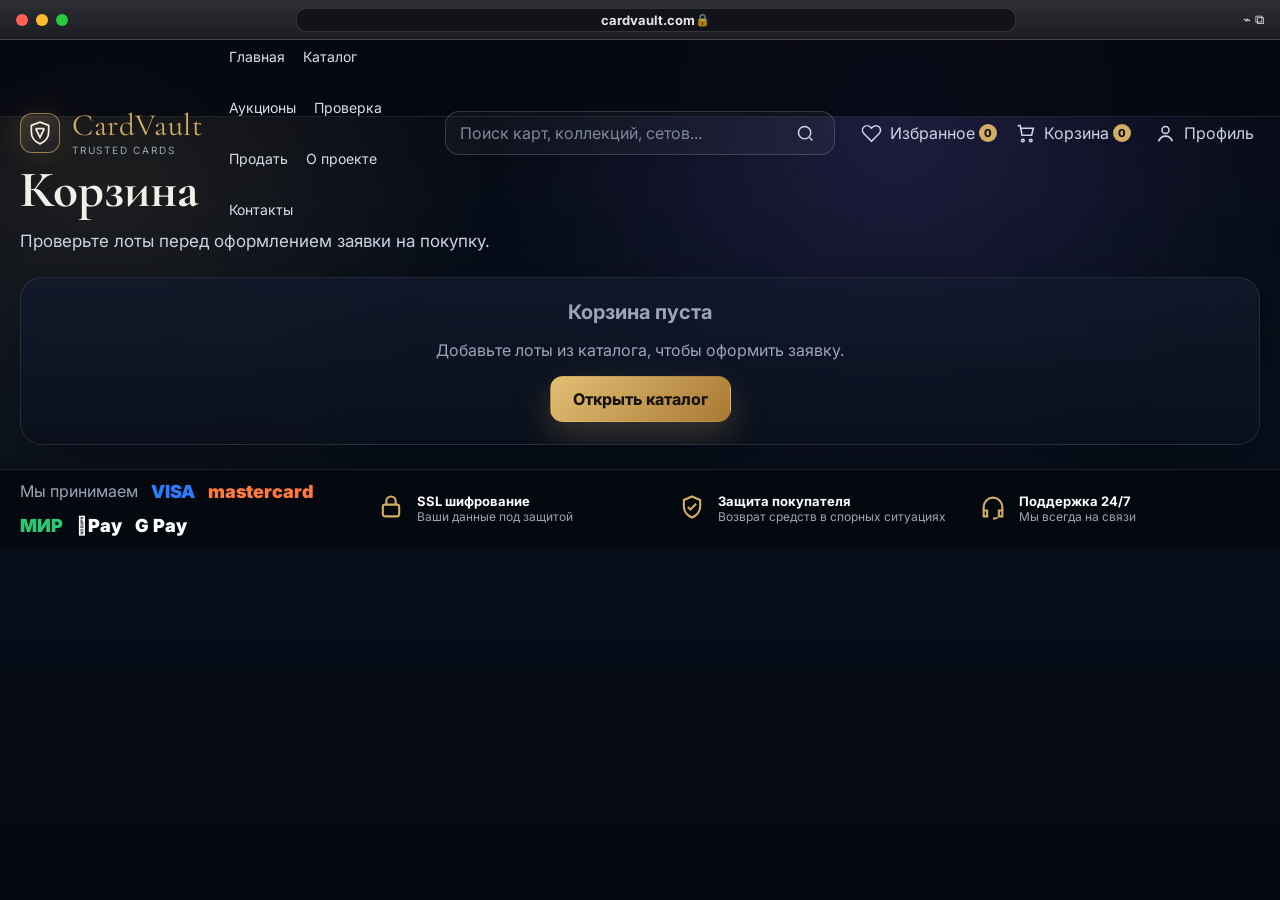
<file: cart.html>
<!doctype html><html lang="ru"><head><meta charset="utf-8"><meta name="viewport" content="width=device-width, initial-scale=1"><title>Корзина — CardVault</title><meta name="description" content="CardVault — премиальный маркетплейс коллекционных карт."><link rel="preconnect" href="https://fonts.googleapis.com"><link rel="preconnect" href="https://fonts.gstatic.com" crossorigin><link href="https://fonts.googleapis.com/css2?family=Cormorant+Garamond:wght@600;700&family=Inter:wght@400;500;650;750;850;900&display=swap" rel="stylesheet"><link rel="stylesheet" href="assets/css/styles.css"></head><body data-page="cart"><a class="skip-link" href="#main">К содержанию</a>
<div class="browser-shell">
  <div class="browser-bar"><div class="dots"><span class="dot d-red"></span><span class="dot d-yellow"></span><span class="dot d-green"></span></div><div class="address">cardvault.com</div><div class="bar-icons">⌁ ⧉</div></div>
  <header class="site-header">
    <nav class="nav container" aria-label="Основная навигация">
      <a class="brand" href="index.html" aria-label="CardVault на главную">
        <span class="brand-mark"><svg viewBox="0 0 24 24" fill="none" stroke="currentColor" stroke-width="1.6"><path d="M12 2l8 3v6c0 5.5-3.5 9-8 11-4.5-2-8-5.5-8-11V5l8-3z"/><path d="M8 8l4 8 4-8M8 8h8"/></svg></span>
        <span><span class="brand-name">CardVault</span><span class="brand-sub">trusted cards</span></span>
      </a>
      <button class="menu-toggle" data-menu-toggle aria-label="Меню">☰</button>
      <div class="nav-links"><a data-nav href="index.html">Главная</a><a data-nav href="catalog.html">Каталог</a><a data-nav href="auctions.html">Аукционы</a><a data-nav href="authentication.html">Проверка</a><a data-nav href="sell.html">Продать</a><a data-nav href="about.html">О проекте</a><a data-nav href="contact.html">Контакты</a></div>
      <form class="search" data-search-form><input name="q" placeholder="Поиск карт, коллекций, сетов..." autocomplete="off"><button class="icon-btn" aria-label="Искать"><svg viewBox="0 0 24 24" fill="none" stroke="currentColor" stroke-width="1.8"><circle cx="11" cy="11" r="7"/><path d="M20 20l-3.5-3.5"/></svg></button></form>
      <div class="nav-actions">
        <a class="icon-btn" href="favorites.html"><svg viewBox="0 0 24 24" fill="none" stroke="currentColor" stroke-width="1.8"><path d="M20.8 4.6a5.2 5.2 0 0 0-7.4 0L12 6l-1.4-1.4a5.2 5.2 0 0 0-7.4 7.4l1.4 1.4L12 21l7.4-7.6 1.4-1.4a5.2 5.2 0 0 0 0-7.4z"/></svg> Избранное<span class="badge" data-fav-count>0</span></a>
        <a class="icon-btn" href="cart.html"><svg viewBox="0 0 24 24" fill="none" stroke="currentColor" stroke-width="1.8"><path d="M6 6h15l-2 8H8L6 3H3"/><circle cx="9" cy="20" r="1.5"/><circle cx="18" cy="20" r="1.5"/></svg> Корзина<span class="badge" data-cart-count>0</span></a>
        <button class="icon-btn" data-open-modal="profile-modal"><svg viewBox="0 0 24 24" fill="none" stroke="currentColor" stroke-width="1.8"><circle cx="12" cy="8" r="4"/><path d="M4 21c1.6-4 4.2-6 8-6s6.4 2 8 6"/></svg> Профиль</button>
      </div>
    </nav>
  </header>
<main id="main"><section class="container page-hero"><h1 class="page-title">Корзина</h1><p class="page-lead">Проверьте лоты перед оформлением заявки на покупку.</p></section><section class="container" id="cart-root"></section><div class="modal-backdrop" id="checkout-modal"><div class="modal"><button class="modal-close" data-close-modal>×</button><h2>Оформление заказа</h2><p class="muted">Заявка сохранится в браузере. Для реальной оплаты нужен backend и платёжная система.</p><form id="checkout-form" class="form-grid"><input class="field full" name="name" placeholder="Имя" required><input class="field full" name="phone" placeholder="Телефон или Telegram" required><input class="field full" name="city" placeholder="Город доставки"><button class="btn btn-primary full" type="submit">Отправить заявку</button></form></div></div></main><footer class="footer">
    <div class="container footer-strip">
      <div class="payments"><span class="muted">Мы принимаем</span><span class="pay visa">VISA</span><span class="pay mc">mastercard</span><span class="pay mir">МИР</span><span class="pay apple">Pay</span><span class="pay gpay">G Pay</span></div>
      <div class="foot-item"><span class="mini-icon"><svg viewBox="0 0 24 24" fill="none" stroke="currentColor" stroke-width="1.8"><rect x="5" y="10" width="14" height="10" rx="2"/><path d="M8 10V7a4 4 0 0 1 8 0v3"/></svg></span><span><b>SSL шифрование</b><span>Ваши данные под защитой</span></span></div>
      <div class="foot-item"><span class="mini-icon"><svg viewBox="0 0 24 24" fill="none" stroke="currentColor" stroke-width="1.8"><path d="M12 3l7 3v5c0 5-3.2 8.4-7 10-3.8-1.6-7-5-7-10V6l7-3z"/><path d="M8.5 12l2.2 2.2 4.8-5"/></svg></span><span><b>Защита покупателя</b><span>Возврат средств в спорных ситуациях</span></span></div>
      <div class="foot-item"><span class="mini-icon"><svg viewBox="0 0 24 24" fill="none" stroke="currentColor" stroke-width="1.8"><path d="M4 15v-3a8 8 0 0 1 16 0v3"/><path d="M4 15h3v5H4zM17 15h3v5h-3z"/><path d="M16 21c-1 .7-2.3 1-4 1"/></svg></span><span><b>Поддержка 24/7</b><span>Мы всегда на связи</span></span></div>
    </div>
  </footer>
  <div class="modal-backdrop" id="profile-modal"><div class="modal"><button class="modal-close" data-close-modal>×</button><h2>Профиль коллекционера</h2><p class="muted">В статической версии профиль сохраняется локально в браузере. Для реальных аккаунтов нужен backend.</p><form id="profile-form" class="form-grid"><input class="field full" placeholder="Ваше имя"><input class="field full" placeholder="Email"><button class="btn btn-primary full" type="submit" onclick="event.preventDefault();document.querySelector('#profile-modal').classList.remove('open');">Сохранить</button></form></div></div>
</div>
<script src="assets/js/data.js"></script><script src="assets/js/app.js"></script>
</body></html>
</file>
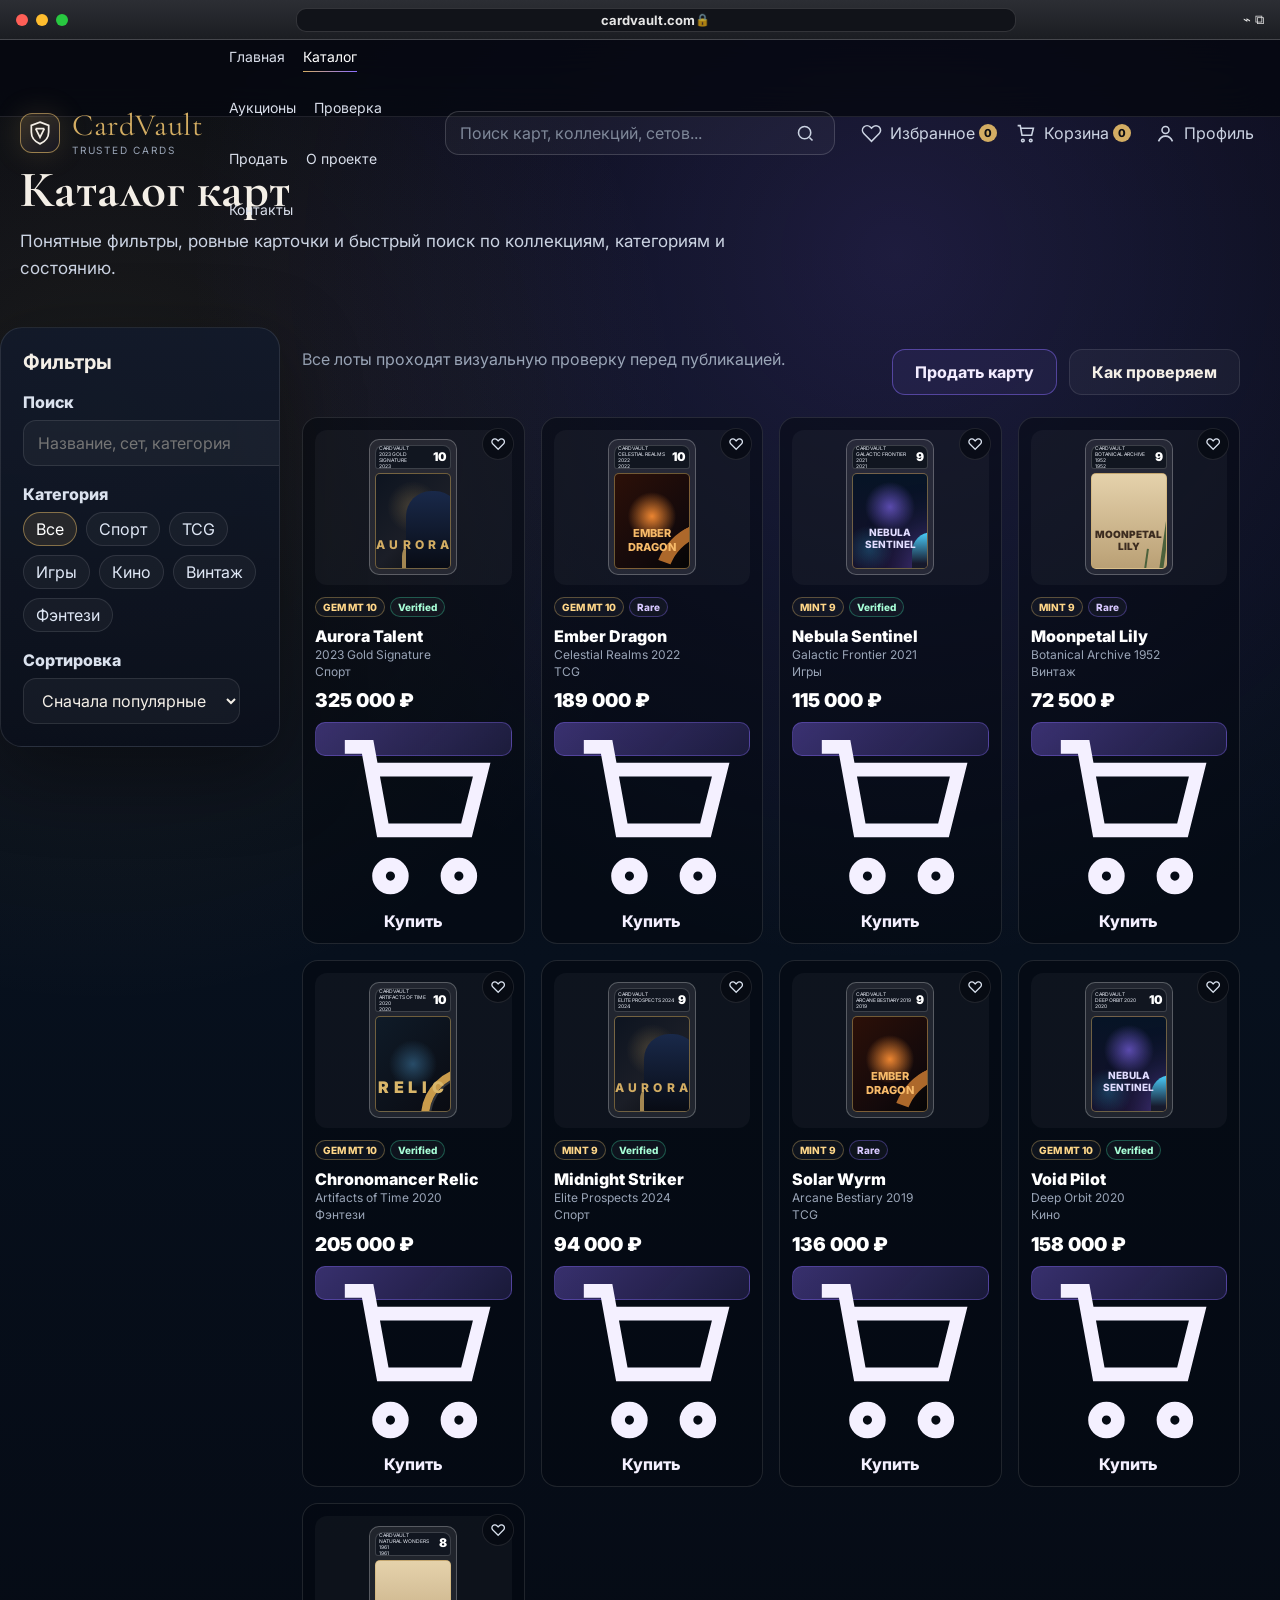
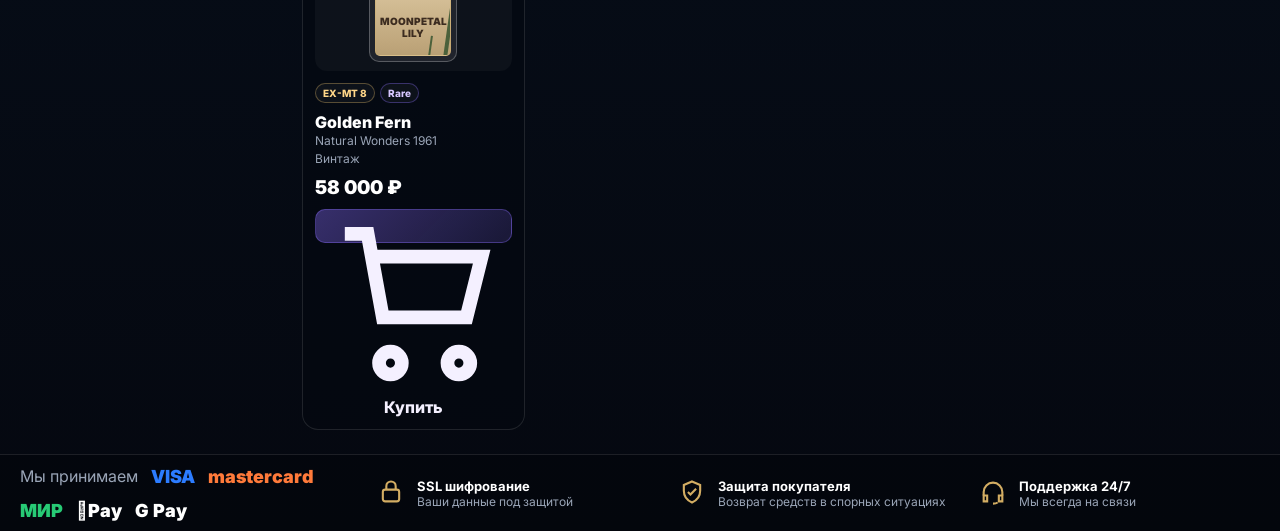
<file: catalog.html>
<!doctype html><html lang="ru"><head><meta charset="utf-8"><meta name="viewport" content="width=device-width, initial-scale=1"><title>Каталог — CardVault</title><meta name="description" content="CardVault — премиальный маркетплейс коллекционных карт."><link rel="preconnect" href="https://fonts.googleapis.com"><link rel="preconnect" href="https://fonts.gstatic.com" crossorigin><link href="https://fonts.googleapis.com/css2?family=Cormorant+Garamond:wght@600;700&family=Inter:wght@400;500;650;750;850;900&display=swap" rel="stylesheet"><link rel="stylesheet" href="assets/css/styles.css"></head><body data-page="catalog"><a class="skip-link" href="#main">К содержанию</a>
<div class="browser-shell">
  <div class="browser-bar"><div class="dots"><span class="dot d-red"></span><span class="dot d-yellow"></span><span class="dot d-green"></span></div><div class="address">cardvault.com</div><div class="bar-icons">⌁ ⧉</div></div>
  <header class="site-header">
    <nav class="nav container" aria-label="Основная навигация">
      <a class="brand" href="index.html" aria-label="CardVault на главную">
        <span class="brand-mark"><svg viewBox="0 0 24 24" fill="none" stroke="currentColor" stroke-width="1.6"><path d="M12 2l8 3v6c0 5.5-3.5 9-8 11-4.5-2-8-5.5-8-11V5l8-3z"/><path d="M8 8l4 8 4-8M8 8h8"/></svg></span>
        <span><span class="brand-name">CardVault</span><span class="brand-sub">trusted cards</span></span>
      </a>
      <button class="menu-toggle" data-menu-toggle aria-label="Меню">☰</button>
      <div class="nav-links"><a data-nav href="index.html">Главная</a><a data-nav href="catalog.html">Каталог</a><a data-nav href="auctions.html">Аукционы</a><a data-nav href="authentication.html">Проверка</a><a data-nav href="sell.html">Продать</a><a data-nav href="about.html">О проекте</a><a data-nav href="contact.html">Контакты</a></div>
      <form class="search" data-search-form><input name="q" placeholder="Поиск карт, коллекций, сетов..." autocomplete="off"><button class="icon-btn" aria-label="Искать"><svg viewBox="0 0 24 24" fill="none" stroke="currentColor" stroke-width="1.8"><circle cx="11" cy="11" r="7"/><path d="M20 20l-3.5-3.5"/></svg></button></form>
      <div class="nav-actions">
        <a class="icon-btn" href="favorites.html"><svg viewBox="0 0 24 24" fill="none" stroke="currentColor" stroke-width="1.8"><path d="M20.8 4.6a5.2 5.2 0 0 0-7.4 0L12 6l-1.4-1.4a5.2 5.2 0 0 0-7.4 7.4l1.4 1.4L12 21l7.4-7.6 1.4-1.4a5.2 5.2 0 0 0 0-7.4z"/></svg> Избранное<span class="badge" data-fav-count>0</span></a>
        <a class="icon-btn" href="cart.html"><svg viewBox="0 0 24 24" fill="none" stroke="currentColor" stroke-width="1.8"><path d="M6 6h15l-2 8H8L6 3H3"/><circle cx="9" cy="20" r="1.5"/><circle cx="18" cy="20" r="1.5"/></svg> Корзина<span class="badge" data-cart-count>0</span></a>
        <button class="icon-btn" data-open-modal="profile-modal"><svg viewBox="0 0 24 24" fill="none" stroke="currentColor" stroke-width="1.8"><circle cx="12" cy="8" r="4"/><path d="M4 21c1.6-4 4.2-6 8-6s6.4 2 8 6"/></svg> Профиль</button>
      </div>
    </nav>
  </header>
<main id="main"><section class="container page-hero"><h1 class="page-title">Каталог карт</h1><p class="page-lead">Понятные фильтры, ровные карточки и быстрый поиск по коллекциям, категориям и состоянию.</p></section><section class="container catalog-grid"><aside class="panel pad filters"><h2>Фильтры</h2><label>Поиск</label><input class="field" id="catalog-query" placeholder="Название, сет, категория"><label>Категория</label><div class="chip-row" id="category-chips"><button class="chip active" data-category="Все">Все</button><button class="chip" data-category="Спорт">Спорт</button><button class="chip" data-category="TCG">TCG</button><button class="chip" data-category="Игры">Игры</button><button class="chip" data-category="Кино">Кино</button><button class="chip" data-category="Винтаж">Винтаж</button><button class="chip" data-category="Фэнтези">Фэнтези</button></div><label>Сортировка</label><select class="select" id="catalog-sort"><option value="popular">Сначала популярные</option><option value="priceAsc">Цена по возрастанию</option><option value="priceDesc">Цена по убыванию</option><option value="grade">Лучший грейд</option></select></aside><div><div class="toolbar"><span class="muted">Все лоты проходят визуальную проверку перед публикацией.</span><a class="btn btn-secondary" href="sell.html">Продать карту</a><a class="btn btn-ghost" href="authentication.html">Как проверяем</a></div><div class="products-grid" id="catalog-products"></div></div></section></main><footer class="footer">
    <div class="container footer-strip">
      <div class="payments"><span class="muted">Мы принимаем</span><span class="pay visa">VISA</span><span class="pay mc">mastercard</span><span class="pay mir">МИР</span><span class="pay apple">Pay</span><span class="pay gpay">G Pay</span></div>
      <div class="foot-item"><span class="mini-icon"><svg viewBox="0 0 24 24" fill="none" stroke="currentColor" stroke-width="1.8"><rect x="5" y="10" width="14" height="10" rx="2"/><path d="M8 10V7a4 4 0 0 1 8 0v3"/></svg></span><span><b>SSL шифрование</b><span>Ваши данные под защитой</span></span></div>
      <div class="foot-item"><span class="mini-icon"><svg viewBox="0 0 24 24" fill="none" stroke="currentColor" stroke-width="1.8"><path d="M12 3l7 3v5c0 5-3.2 8.4-7 10-3.8-1.6-7-5-7-10V6l7-3z"/><path d="M8.5 12l2.2 2.2 4.8-5"/></svg></span><span><b>Защита покупателя</b><span>Возврат средств в спорных ситуациях</span></span></div>
      <div class="foot-item"><span class="mini-icon"><svg viewBox="0 0 24 24" fill="none" stroke="currentColor" stroke-width="1.8"><path d="M4 15v-3a8 8 0 0 1 16 0v3"/><path d="M4 15h3v5H4zM17 15h3v5h-3z"/><path d="M16 21c-1 .7-2.3 1-4 1"/></svg></span><span><b>Поддержка 24/7</b><span>Мы всегда на связи</span></span></div>
    </div>
  </footer>
  <div class="modal-backdrop" id="profile-modal"><div class="modal"><button class="modal-close" data-close-modal>×</button><h2>Профиль коллекционера</h2><p class="muted">В статической версии профиль сохраняется локально в браузере. Для реальных аккаунтов нужен backend.</p><form id="profile-form" class="form-grid"><input class="field full" placeholder="Ваше имя"><input class="field full" placeholder="Email"><button class="btn btn-primary full" type="submit" onclick="event.preventDefault();document.querySelector('#profile-modal').classList.remove('open');">Сохранить</button></form></div></div>
</div>
<script src="assets/js/data.js"></script><script src="assets/js/app.js"></script>
</body></html>
</file>
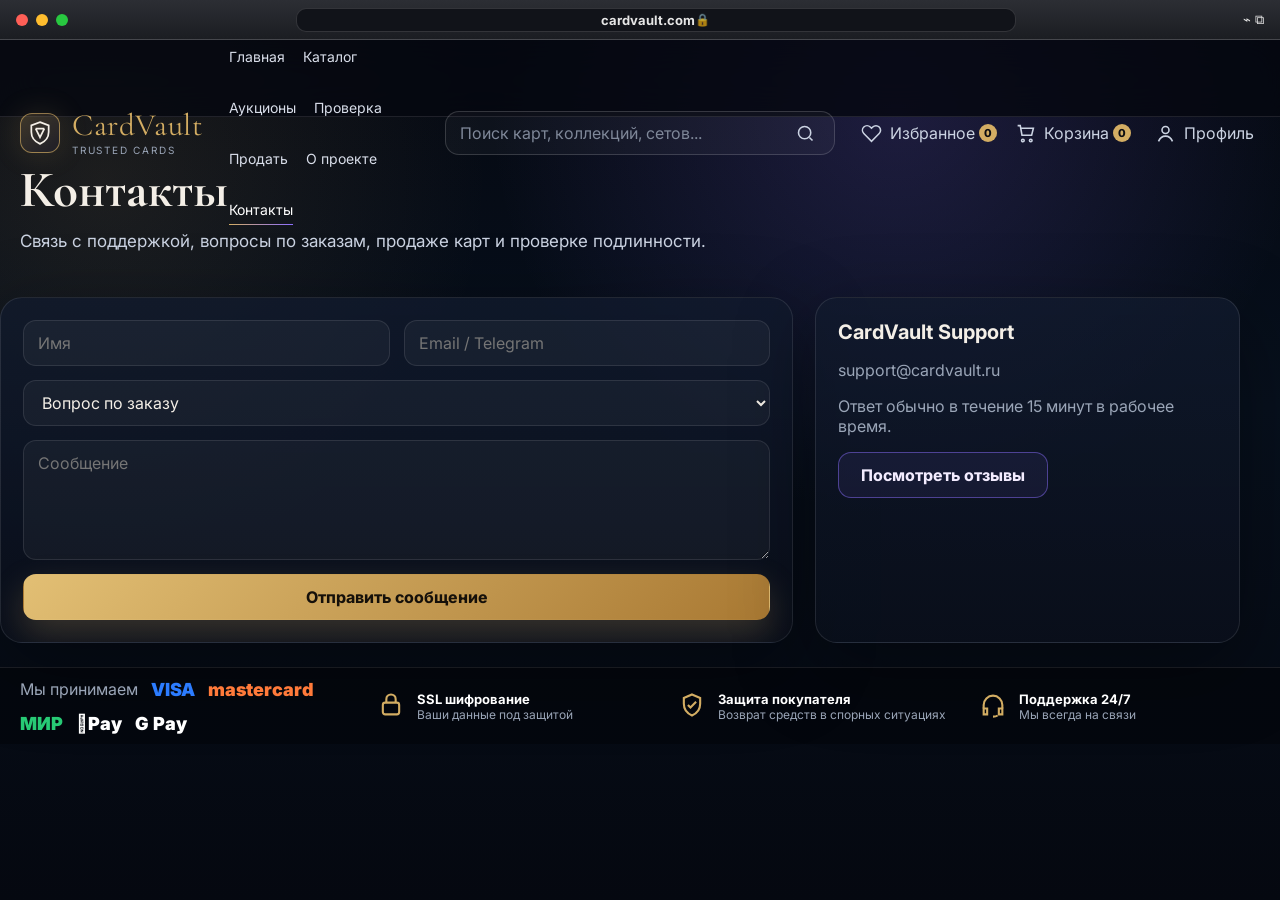
<file: contact.html>
<!doctype html><html lang="ru"><head><meta charset="utf-8"><meta name="viewport" content="width=device-width, initial-scale=1"><title>Контакты — CardVault</title><meta name="description" content="CardVault — премиальный маркетплейс коллекционных карт."><link rel="preconnect" href="https://fonts.googleapis.com"><link rel="preconnect" href="https://fonts.gstatic.com" crossorigin><link href="https://fonts.googleapis.com/css2?family=Cormorant+Garamond:wght@600;700&family=Inter:wght@400;500;650;750;850;900&display=swap" rel="stylesheet"><link rel="stylesheet" href="assets/css/styles.css"></head><body data-page="contact"><a class="skip-link" href="#main">К содержанию</a>
<div class="browser-shell">
  <div class="browser-bar"><div class="dots"><span class="dot d-red"></span><span class="dot d-yellow"></span><span class="dot d-green"></span></div><div class="address">cardvault.com</div><div class="bar-icons">⌁ ⧉</div></div>
  <header class="site-header">
    <nav class="nav container" aria-label="Основная навигация">
      <a class="brand" href="index.html" aria-label="CardVault на главную">
        <span class="brand-mark"><svg viewBox="0 0 24 24" fill="none" stroke="currentColor" stroke-width="1.6"><path d="M12 2l8 3v6c0 5.5-3.5 9-8 11-4.5-2-8-5.5-8-11V5l8-3z"/><path d="M8 8l4 8 4-8M8 8h8"/></svg></span>
        <span><span class="brand-name">CardVault</span><span class="brand-sub">trusted cards</span></span>
      </a>
      <button class="menu-toggle" data-menu-toggle aria-label="Меню">☰</button>
      <div class="nav-links"><a data-nav href="index.html">Главная</a><a data-nav href="catalog.html">Каталог</a><a data-nav href="auctions.html">Аукционы</a><a data-nav href="authentication.html">Проверка</a><a data-nav href="sell.html">Продать</a><a data-nav href="about.html">О проекте</a><a data-nav href="contact.html">Контакты</a></div>
      <form class="search" data-search-form><input name="q" placeholder="Поиск карт, коллекций, сетов..." autocomplete="off"><button class="icon-btn" aria-label="Искать"><svg viewBox="0 0 24 24" fill="none" stroke="currentColor" stroke-width="1.8"><circle cx="11" cy="11" r="7"/><path d="M20 20l-3.5-3.5"/></svg></button></form>
      <div class="nav-actions">
        <a class="icon-btn" href="favorites.html"><svg viewBox="0 0 24 24" fill="none" stroke="currentColor" stroke-width="1.8"><path d="M20.8 4.6a5.2 5.2 0 0 0-7.4 0L12 6l-1.4-1.4a5.2 5.2 0 0 0-7.4 7.4l1.4 1.4L12 21l7.4-7.6 1.4-1.4a5.2 5.2 0 0 0 0-7.4z"/></svg> Избранное<span class="badge" data-fav-count>0</span></a>
        <a class="icon-btn" href="cart.html"><svg viewBox="0 0 24 24" fill="none" stroke="currentColor" stroke-width="1.8"><path d="M6 6h15l-2 8H8L6 3H3"/><circle cx="9" cy="20" r="1.5"/><circle cx="18" cy="20" r="1.5"/></svg> Корзина<span class="badge" data-cart-count>0</span></a>
        <button class="icon-btn" data-open-modal="profile-modal"><svg viewBox="0 0 24 24" fill="none" stroke="currentColor" stroke-width="1.8"><circle cx="12" cy="8" r="4"/><path d="M4 21c1.6-4 4.2-6 8-6s6.4 2 8 6"/></svg> Профиль</button>
      </div>
    </nav>
  </header>
<main id="main"><section class="container page-hero"><h1 class="page-title">Контакты</h1><p class="page-lead">Связь с поддержкой, вопросы по заказам, продаже карт и проверке подлинности.</p></section><section class="container grid-main"><form id="contact-form" class="panel pad form-grid"><input class="field" placeholder="Имя" required><input class="field" placeholder="Email / Telegram" required><select class="select full"><option>Вопрос по заказу</option><option>Продажа карты</option><option>Проверка подлинности</option><option>Партнёрство</option></select><textarea class="full" placeholder="Сообщение"></textarea><button class="btn btn-primary full">Отправить сообщение</button></form><aside class="panel pad"><h2>CardVault Support</h2><p class="muted">support@cardvault.ru</p><p class="muted">Ответ обычно в течение 15 минут в рабочее время.</p><a class="btn btn-secondary" href="reviews.html">Посмотреть отзывы</a></aside></section></main><footer class="footer">
    <div class="container footer-strip">
      <div class="payments"><span class="muted">Мы принимаем</span><span class="pay visa">VISA</span><span class="pay mc">mastercard</span><span class="pay mir">МИР</span><span class="pay apple">Pay</span><span class="pay gpay">G Pay</span></div>
      <div class="foot-item"><span class="mini-icon"><svg viewBox="0 0 24 24" fill="none" stroke="currentColor" stroke-width="1.8"><rect x="5" y="10" width="14" height="10" rx="2"/><path d="M8 10V7a4 4 0 0 1 8 0v3"/></svg></span><span><b>SSL шифрование</b><span>Ваши данные под защитой</span></span></div>
      <div class="foot-item"><span class="mini-icon"><svg viewBox="0 0 24 24" fill="none" stroke="currentColor" stroke-width="1.8"><path d="M12 3l7 3v5c0 5-3.2 8.4-7 10-3.8-1.6-7-5-7-10V6l7-3z"/><path d="M8.5 12l2.2 2.2 4.8-5"/></svg></span><span><b>Защита покупателя</b><span>Возврат средств в спорных ситуациях</span></span></div>
      <div class="foot-item"><span class="mini-icon"><svg viewBox="0 0 24 24" fill="none" stroke="currentColor" stroke-width="1.8"><path d="M4 15v-3a8 8 0 0 1 16 0v3"/><path d="M4 15h3v5H4zM17 15h3v5h-3z"/><path d="M16 21c-1 .7-2.3 1-4 1"/></svg></span><span><b>Поддержка 24/7</b><span>Мы всегда на связи</span></span></div>
    </div>
  </footer>
  <div class="modal-backdrop" id="profile-modal"><div class="modal"><button class="modal-close" data-close-modal>×</button><h2>Профиль коллекционера</h2><p class="muted">В статической версии профиль сохраняется локально в браузере. Для реальных аккаунтов нужен backend.</p><form id="profile-form" class="form-grid"><input class="field full" placeholder="Ваше имя"><input class="field full" placeholder="Email"><button class="btn btn-primary full" type="submit" onclick="event.preventDefault();document.querySelector('#profile-modal').classList.remove('open');">Сохранить</button></form></div></div>
</div>
<script src="assets/js/data.js"></script><script src="assets/js/app.js"></script>
</body></html>
</file>
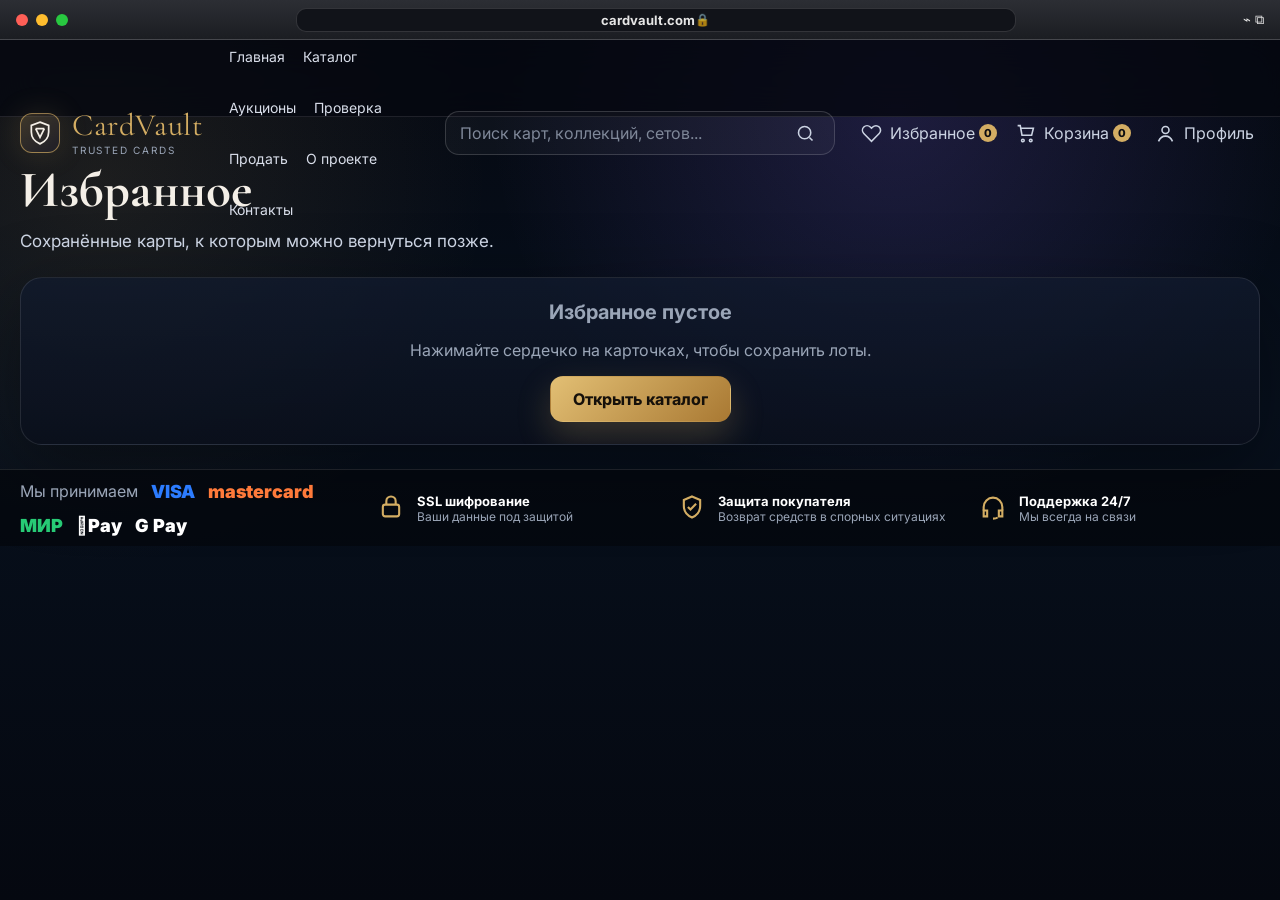
<file: favorites.html>
<!doctype html><html lang="ru"><head><meta charset="utf-8"><meta name="viewport" content="width=device-width, initial-scale=1"><title>Избранное — CardVault</title><meta name="description" content="CardVault — премиальный маркетплейс коллекционных карт."><link rel="preconnect" href="https://fonts.googleapis.com"><link rel="preconnect" href="https://fonts.gstatic.com" crossorigin><link href="https://fonts.googleapis.com/css2?family=Cormorant+Garamond:wght@600;700&family=Inter:wght@400;500;650;750;850;900&display=swap" rel="stylesheet"><link rel="stylesheet" href="assets/css/styles.css"></head><body data-page="favorites"><a class="skip-link" href="#main">К содержанию</a>
<div class="browser-shell">
  <div class="browser-bar"><div class="dots"><span class="dot d-red"></span><span class="dot d-yellow"></span><span class="dot d-green"></span></div><div class="address">cardvault.com</div><div class="bar-icons">⌁ ⧉</div></div>
  <header class="site-header">
    <nav class="nav container" aria-label="Основная навигация">
      <a class="brand" href="index.html" aria-label="CardVault на главную">
        <span class="brand-mark"><svg viewBox="0 0 24 24" fill="none" stroke="currentColor" stroke-width="1.6"><path d="M12 2l8 3v6c0 5.5-3.5 9-8 11-4.5-2-8-5.5-8-11V5l8-3z"/><path d="M8 8l4 8 4-8M8 8h8"/></svg></span>
        <span><span class="brand-name">CardVault</span><span class="brand-sub">trusted cards</span></span>
      </a>
      <button class="menu-toggle" data-menu-toggle aria-label="Меню">☰</button>
      <div class="nav-links"><a data-nav href="index.html">Главная</a><a data-nav href="catalog.html">Каталог</a><a data-nav href="auctions.html">Аукционы</a><a data-nav href="authentication.html">Проверка</a><a data-nav href="sell.html">Продать</a><a data-nav href="about.html">О проекте</a><a data-nav href="contact.html">Контакты</a></div>
      <form class="search" data-search-form><input name="q" placeholder="Поиск карт, коллекций, сетов..." autocomplete="off"><button class="icon-btn" aria-label="Искать"><svg viewBox="0 0 24 24" fill="none" stroke="currentColor" stroke-width="1.8"><circle cx="11" cy="11" r="7"/><path d="M20 20l-3.5-3.5"/></svg></button></form>
      <div class="nav-actions">
        <a class="icon-btn" href="favorites.html"><svg viewBox="0 0 24 24" fill="none" stroke="currentColor" stroke-width="1.8"><path d="M20.8 4.6a5.2 5.2 0 0 0-7.4 0L12 6l-1.4-1.4a5.2 5.2 0 0 0-7.4 7.4l1.4 1.4L12 21l7.4-7.6 1.4-1.4a5.2 5.2 0 0 0 0-7.4z"/></svg> Избранное<span class="badge" data-fav-count>0</span></a>
        <a class="icon-btn" href="cart.html"><svg viewBox="0 0 24 24" fill="none" stroke="currentColor" stroke-width="1.8"><path d="M6 6h15l-2 8H8L6 3H3"/><circle cx="9" cy="20" r="1.5"/><circle cx="18" cy="20" r="1.5"/></svg> Корзина<span class="badge" data-cart-count>0</span></a>
        <button class="icon-btn" data-open-modal="profile-modal"><svg viewBox="0 0 24 24" fill="none" stroke="currentColor" stroke-width="1.8"><circle cx="12" cy="8" r="4"/><path d="M4 21c1.6-4 4.2-6 8-6s6.4 2 8 6"/></svg> Профиль</button>
      </div>
    </nav>
  </header>
<main id="main"><section class="container page-hero"><h1 class="page-title">Избранное</h1><p class="page-lead">Сохранённые карты, к которым можно вернуться позже.</p></section><section class="container" id="favorites-root"></section></main><footer class="footer">
    <div class="container footer-strip">
      <div class="payments"><span class="muted">Мы принимаем</span><span class="pay visa">VISA</span><span class="pay mc">mastercard</span><span class="pay mir">МИР</span><span class="pay apple">Pay</span><span class="pay gpay">G Pay</span></div>
      <div class="foot-item"><span class="mini-icon"><svg viewBox="0 0 24 24" fill="none" stroke="currentColor" stroke-width="1.8"><rect x="5" y="10" width="14" height="10" rx="2"/><path d="M8 10V7a4 4 0 0 1 8 0v3"/></svg></span><span><b>SSL шифрование</b><span>Ваши данные под защитой</span></span></div>
      <div class="foot-item"><span class="mini-icon"><svg viewBox="0 0 24 24" fill="none" stroke="currentColor" stroke-width="1.8"><path d="M12 3l7 3v5c0 5-3.2 8.4-7 10-3.8-1.6-7-5-7-10V6l7-3z"/><path d="M8.5 12l2.2 2.2 4.8-5"/></svg></span><span><b>Защита покупателя</b><span>Возврат средств в спорных ситуациях</span></span></div>
      <div class="foot-item"><span class="mini-icon"><svg viewBox="0 0 24 24" fill="none" stroke="currentColor" stroke-width="1.8"><path d="M4 15v-3a8 8 0 0 1 16 0v3"/><path d="M4 15h3v5H4zM17 15h3v5h-3z"/><path d="M16 21c-1 .7-2.3 1-4 1"/></svg></span><span><b>Поддержка 24/7</b><span>Мы всегда на связи</span></span></div>
    </div>
  </footer>
  <div class="modal-backdrop" id="profile-modal"><div class="modal"><button class="modal-close" data-close-modal>×</button><h2>Профиль коллекционера</h2><p class="muted">В статической версии профиль сохраняется локально в браузере. Для реальных аккаунтов нужен backend.</p><form id="profile-form" class="form-grid"><input class="field full" placeholder="Ваше имя"><input class="field full" placeholder="Email"><button class="btn btn-primary full" type="submit" onclick="event.preventDefault();document.querySelector('#profile-modal').classList.remove('open');">Сохранить</button></form></div></div>
</div>
<script src="assets/js/data.js"></script><script src="assets/js/app.js"></script>
</body></html>
</file>
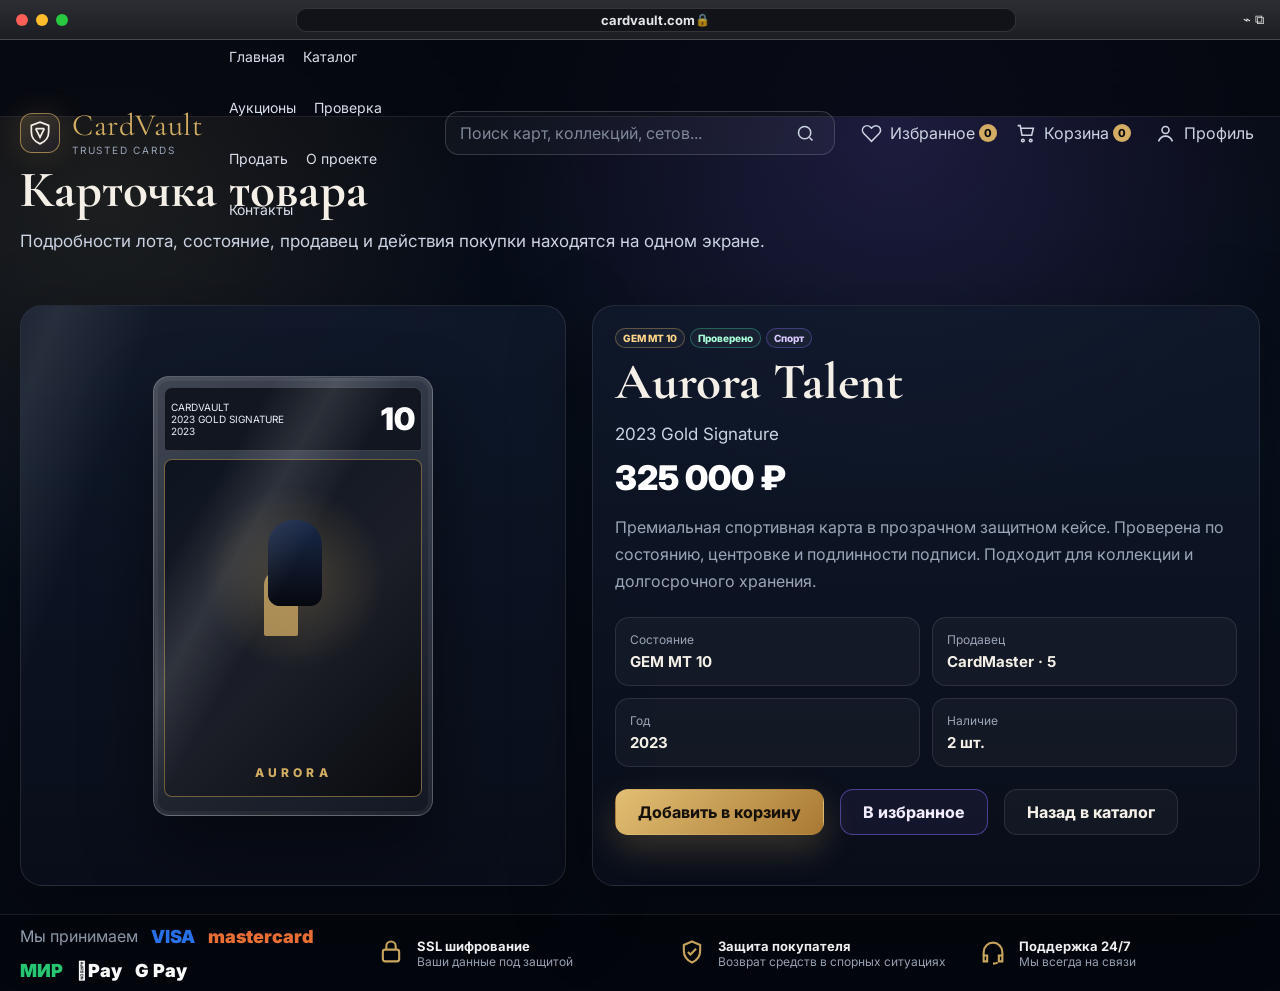
<file: product.html>
<!doctype html><html lang="ru"><head><meta charset="utf-8"><meta name="viewport" content="width=device-width, initial-scale=1"><title>Карточка товара — CardVault</title><meta name="description" content="CardVault — премиальный маркетплейс коллекционных карт."><link rel="preconnect" href="https://fonts.googleapis.com"><link rel="preconnect" href="https://fonts.gstatic.com" crossorigin><link href="https://fonts.googleapis.com/css2?family=Cormorant+Garamond:wght@600;700&family=Inter:wght@400;500;650;750;850;900&display=swap" rel="stylesheet"><link rel="stylesheet" href="assets/css/styles.css"></head><body data-page="product"><a class="skip-link" href="#main">К содержанию</a>
<div class="browser-shell">
  <div class="browser-bar"><div class="dots"><span class="dot d-red"></span><span class="dot d-yellow"></span><span class="dot d-green"></span></div><div class="address">cardvault.com</div><div class="bar-icons">⌁ ⧉</div></div>
  <header class="site-header">
    <nav class="nav container" aria-label="Основная навигация">
      <a class="brand" href="index.html" aria-label="CardVault на главную">
        <span class="brand-mark"><svg viewBox="0 0 24 24" fill="none" stroke="currentColor" stroke-width="1.6"><path d="M12 2l8 3v6c0 5.5-3.5 9-8 11-4.5-2-8-5.5-8-11V5l8-3z"/><path d="M8 8l4 8 4-8M8 8h8"/></svg></span>
        <span><span class="brand-name">CardVault</span><span class="brand-sub">trusted cards</span></span>
      </a>
      <button class="menu-toggle" data-menu-toggle aria-label="Меню">☰</button>
      <div class="nav-links"><a data-nav href="index.html">Главная</a><a data-nav href="catalog.html">Каталог</a><a data-nav href="auctions.html">Аукционы</a><a data-nav href="authentication.html">Проверка</a><a data-nav href="sell.html">Продать</a><a data-nav href="about.html">О проекте</a><a data-nav href="contact.html">Контакты</a></div>
      <form class="search" data-search-form><input name="q" placeholder="Поиск карт, коллекций, сетов..." autocomplete="off"><button class="icon-btn" aria-label="Искать"><svg viewBox="0 0 24 24" fill="none" stroke="currentColor" stroke-width="1.8"><circle cx="11" cy="11" r="7"/><path d="M20 20l-3.5-3.5"/></svg></button></form>
      <div class="nav-actions">
        <a class="icon-btn" href="favorites.html"><svg viewBox="0 0 24 24" fill="none" stroke="currentColor" stroke-width="1.8"><path d="M20.8 4.6a5.2 5.2 0 0 0-7.4 0L12 6l-1.4-1.4a5.2 5.2 0 0 0-7.4 7.4l1.4 1.4L12 21l7.4-7.6 1.4-1.4a5.2 5.2 0 0 0 0-7.4z"/></svg> Избранное<span class="badge" data-fav-count>0</span></a>
        <a class="icon-btn" href="cart.html"><svg viewBox="0 0 24 24" fill="none" stroke="currentColor" stroke-width="1.8"><path d="M6 6h15l-2 8H8L6 3H3"/><circle cx="9" cy="20" r="1.5"/><circle cx="18" cy="20" r="1.5"/></svg> Корзина<span class="badge" data-cart-count>0</span></a>
        <button class="icon-btn" data-open-modal="profile-modal"><svg viewBox="0 0 24 24" fill="none" stroke="currentColor" stroke-width="1.8"><circle cx="12" cy="8" r="4"/><path d="M4 21c1.6-4 4.2-6 8-6s6.4 2 8 6"/></svg> Профиль</button>
      </div>
    </nav>
  </header>
<main id="main"><section class="container page-hero"><h1 class="page-title">Карточка товара</h1><p class="page-lead">Подробности лота, состояние, продавец и действия покупки находятся на одном экране.</p></section><section class="container" id="product-root"></section></main><footer class="footer">
    <div class="container footer-strip">
      <div class="payments"><span class="muted">Мы принимаем</span><span class="pay visa">VISA</span><span class="pay mc">mastercard</span><span class="pay mir">МИР</span><span class="pay apple">Pay</span><span class="pay gpay">G Pay</span></div>
      <div class="foot-item"><span class="mini-icon"><svg viewBox="0 0 24 24" fill="none" stroke="currentColor" stroke-width="1.8"><rect x="5" y="10" width="14" height="10" rx="2"/><path d="M8 10V7a4 4 0 0 1 8 0v3"/></svg></span><span><b>SSL шифрование</b><span>Ваши данные под защитой</span></span></div>
      <div class="foot-item"><span class="mini-icon"><svg viewBox="0 0 24 24" fill="none" stroke="currentColor" stroke-width="1.8"><path d="M12 3l7 3v5c0 5-3.2 8.4-7 10-3.8-1.6-7-5-7-10V6l7-3z"/><path d="M8.5 12l2.2 2.2 4.8-5"/></svg></span><span><b>Защита покупателя</b><span>Возврат средств в спорных ситуациях</span></span></div>
      <div class="foot-item"><span class="mini-icon"><svg viewBox="0 0 24 24" fill="none" stroke="currentColor" stroke-width="1.8"><path d="M4 15v-3a8 8 0 0 1 16 0v3"/><path d="M4 15h3v5H4zM17 15h3v5h-3z"/><path d="M16 21c-1 .7-2.3 1-4 1"/></svg></span><span><b>Поддержка 24/7</b><span>Мы всегда на связи</span></span></div>
    </div>
  </footer>
  <div class="modal-backdrop" id="profile-modal"><div class="modal"><button class="modal-close" data-close-modal>×</button><h2>Профиль коллекционера</h2><p class="muted">В статической версии профиль сохраняется локально в браузере. Для реальных аккаунтов нужен backend.</p><form id="profile-form" class="form-grid"><input class="field full" placeholder="Ваше имя"><input class="field full" placeholder="Email"><button class="btn btn-primary full" type="submit" onclick="event.preventDefault();document.querySelector('#profile-modal').classList.remove('open');">Сохранить</button></form></div></div>
</div>
<script src="assets/js/data.js"></script><script src="assets/js/app.js"></script>
</body></html>
</file>
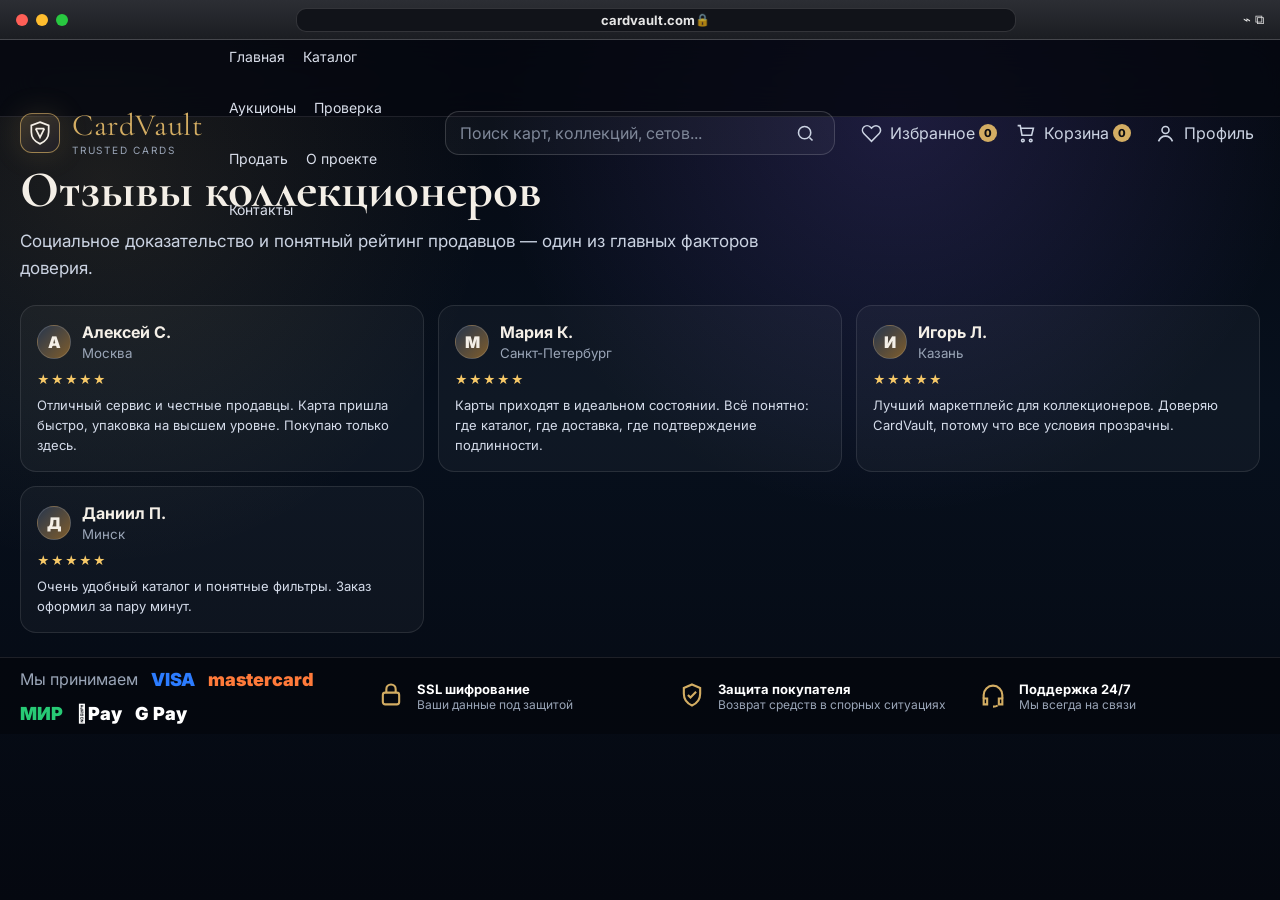
<file: reviews.html>
<!doctype html><html lang="ru"><head><meta charset="utf-8"><meta name="viewport" content="width=device-width, initial-scale=1"><title>Отзывы — CardVault</title><meta name="description" content="CardVault — премиальный маркетплейс коллекционных карт."><link rel="preconnect" href="https://fonts.googleapis.com"><link rel="preconnect" href="https://fonts.gstatic.com" crossorigin><link href="https://fonts.googleapis.com/css2?family=Cormorant+Garamond:wght@600;700&family=Inter:wght@400;500;650;750;850;900&display=swap" rel="stylesheet"><link rel="stylesheet" href="assets/css/styles.css"></head><body data-page="reviews"><a class="skip-link" href="#main">К содержанию</a>
<div class="browser-shell">
  <div class="browser-bar"><div class="dots"><span class="dot d-red"></span><span class="dot d-yellow"></span><span class="dot d-green"></span></div><div class="address">cardvault.com</div><div class="bar-icons">⌁ ⧉</div></div>
  <header class="site-header">
    <nav class="nav container" aria-label="Основная навигация">
      <a class="brand" href="index.html" aria-label="CardVault на главную">
        <span class="brand-mark"><svg viewBox="0 0 24 24" fill="none" stroke="currentColor" stroke-width="1.6"><path d="M12 2l8 3v6c0 5.5-3.5 9-8 11-4.5-2-8-5.5-8-11V5l8-3z"/><path d="M8 8l4 8 4-8M8 8h8"/></svg></span>
        <span><span class="brand-name">CardVault</span><span class="brand-sub">trusted cards</span></span>
      </a>
      <button class="menu-toggle" data-menu-toggle aria-label="Меню">☰</button>
      <div class="nav-links"><a data-nav href="index.html">Главная</a><a data-nav href="catalog.html">Каталог</a><a data-nav href="auctions.html">Аукционы</a><a data-nav href="authentication.html">Проверка</a><a data-nav href="sell.html">Продать</a><a data-nav href="about.html">О проекте</a><a data-nav href="contact.html">Контакты</a></div>
      <form class="search" data-search-form><input name="q" placeholder="Поиск карт, коллекций, сетов..." autocomplete="off"><button class="icon-btn" aria-label="Искать"><svg viewBox="0 0 24 24" fill="none" stroke="currentColor" stroke-width="1.8"><circle cx="11" cy="11" r="7"/><path d="M20 20l-3.5-3.5"/></svg></button></form>
      <div class="nav-actions">
        <a class="icon-btn" href="favorites.html"><svg viewBox="0 0 24 24" fill="none" stroke="currentColor" stroke-width="1.8"><path d="M20.8 4.6a5.2 5.2 0 0 0-7.4 0L12 6l-1.4-1.4a5.2 5.2 0 0 0-7.4 7.4l1.4 1.4L12 21l7.4-7.6 1.4-1.4a5.2 5.2 0 0 0 0-7.4z"/></svg> Избранное<span class="badge" data-fav-count>0</span></a>
        <a class="icon-btn" href="cart.html"><svg viewBox="0 0 24 24" fill="none" stroke="currentColor" stroke-width="1.8"><path d="M6 6h15l-2 8H8L6 3H3"/><circle cx="9" cy="20" r="1.5"/><circle cx="18" cy="20" r="1.5"/></svg> Корзина<span class="badge" data-cart-count>0</span></a>
        <button class="icon-btn" data-open-modal="profile-modal"><svg viewBox="0 0 24 24" fill="none" stroke="currentColor" stroke-width="1.8"><circle cx="12" cy="8" r="4"/><path d="M4 21c1.6-4 4.2-6 8-6s6.4 2 8 6"/></svg> Профиль</button>
      </div>
    </nav>
  </header>
<main id="main"><section class="container page-hero"><h1 class="page-title">Отзывы коллекционеров</h1><p class="page-lead">Социальное доказательство и понятный рейтинг продавцов — один из главных факторов доверия.</p></section><section class="container" id="reviews-root"></section></main><footer class="footer">
    <div class="container footer-strip">
      <div class="payments"><span class="muted">Мы принимаем</span><span class="pay visa">VISA</span><span class="pay mc">mastercard</span><span class="pay mir">МИР</span><span class="pay apple">Pay</span><span class="pay gpay">G Pay</span></div>
      <div class="foot-item"><span class="mini-icon"><svg viewBox="0 0 24 24" fill="none" stroke="currentColor" stroke-width="1.8"><rect x="5" y="10" width="14" height="10" rx="2"/><path d="M8 10V7a4 4 0 0 1 8 0v3"/></svg></span><span><b>SSL шифрование</b><span>Ваши данные под защитой</span></span></div>
      <div class="foot-item"><span class="mini-icon"><svg viewBox="0 0 24 24" fill="none" stroke="currentColor" stroke-width="1.8"><path d="M12 3l7 3v5c0 5-3.2 8.4-7 10-3.8-1.6-7-5-7-10V6l7-3z"/><path d="M8.5 12l2.2 2.2 4.8-5"/></svg></span><span><b>Защита покупателя</b><span>Возврат средств в спорных ситуациях</span></span></div>
      <div class="foot-item"><span class="mini-icon"><svg viewBox="0 0 24 24" fill="none" stroke="currentColor" stroke-width="1.8"><path d="M4 15v-3a8 8 0 0 1 16 0v3"/><path d="M4 15h3v5H4zM17 15h3v5h-3z"/><path d="M16 21c-1 .7-2.3 1-4 1"/></svg></span><span><b>Поддержка 24/7</b><span>Мы всегда на связи</span></span></div>
    </div>
  </footer>
  <div class="modal-backdrop" id="profile-modal"><div class="modal"><button class="modal-close" data-close-modal>×</button><h2>Профиль коллекционера</h2><p class="muted">В статической версии профиль сохраняется локально в браузере. Для реальных аккаунтов нужен backend.</p><form id="profile-form" class="form-grid"><input class="field full" placeholder="Ваше имя"><input class="field full" placeholder="Email"><button class="btn btn-primary full" type="submit" onclick="event.preventDefault();document.querySelector('#profile-modal').classList.remove('open');">Сохранить</button></form></div></div>
</div>
<script src="assets/js/data.js"></script><script src="assets/js/app.js"></script>
</body></html>
</file>
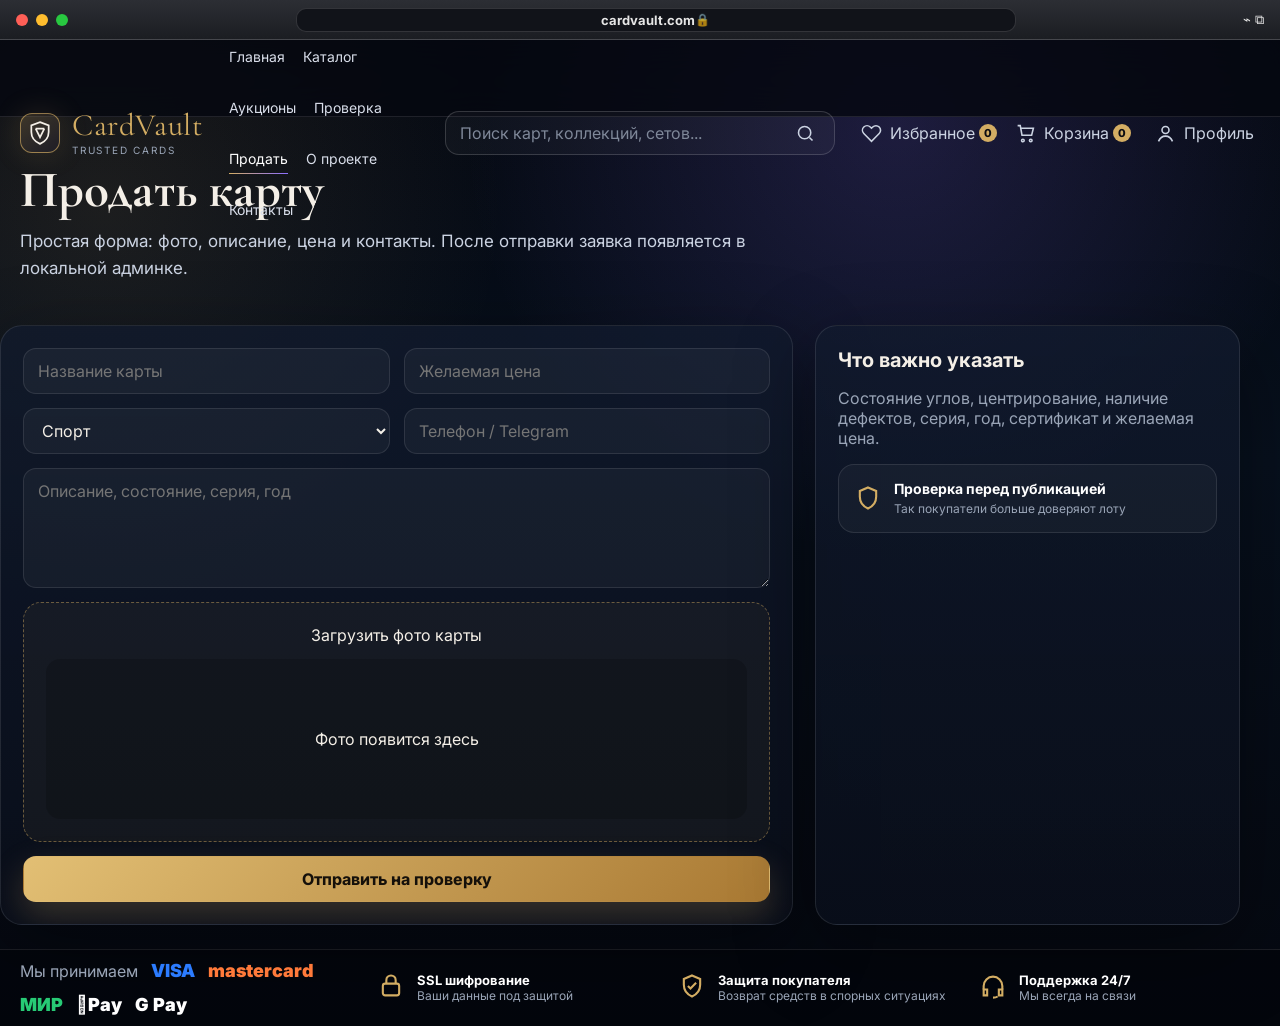
<file: sell.html>
<!doctype html><html lang="ru"><head><meta charset="utf-8"><meta name="viewport" content="width=device-width, initial-scale=1"><title>Продать карту — CardVault</title><meta name="description" content="CardVault — премиальный маркетплейс коллекционных карт."><link rel="preconnect" href="https://fonts.googleapis.com"><link rel="preconnect" href="https://fonts.gstatic.com" crossorigin><link href="https://fonts.googleapis.com/css2?family=Cormorant+Garamond:wght@600;700&family=Inter:wght@400;500;650;750;850;900&display=swap" rel="stylesheet"><link rel="stylesheet" href="assets/css/styles.css"></head><body data-page="sell"><a class="skip-link" href="#main">К содержанию</a>
<div class="browser-shell">
  <div class="browser-bar"><div class="dots"><span class="dot d-red"></span><span class="dot d-yellow"></span><span class="dot d-green"></span></div><div class="address">cardvault.com</div><div class="bar-icons">⌁ ⧉</div></div>
  <header class="site-header">
    <nav class="nav container" aria-label="Основная навигация">
      <a class="brand" href="index.html" aria-label="CardVault на главную">
        <span class="brand-mark"><svg viewBox="0 0 24 24" fill="none" stroke="currentColor" stroke-width="1.6"><path d="M12 2l8 3v6c0 5.5-3.5 9-8 11-4.5-2-8-5.5-8-11V5l8-3z"/><path d="M8 8l4 8 4-8M8 8h8"/></svg></span>
        <span><span class="brand-name">CardVault</span><span class="brand-sub">trusted cards</span></span>
      </a>
      <button class="menu-toggle" data-menu-toggle aria-label="Меню">☰</button>
      <div class="nav-links"><a data-nav href="index.html">Главная</a><a data-nav href="catalog.html">Каталог</a><a data-nav href="auctions.html">Аукционы</a><a data-nav href="authentication.html">Проверка</a><a data-nav href="sell.html">Продать</a><a data-nav href="about.html">О проекте</a><a data-nav href="contact.html">Контакты</a></div>
      <form class="search" data-search-form><input name="q" placeholder="Поиск карт, коллекций, сетов..." autocomplete="off"><button class="icon-btn" aria-label="Искать"><svg viewBox="0 0 24 24" fill="none" stroke="currentColor" stroke-width="1.8"><circle cx="11" cy="11" r="7"/><path d="M20 20l-3.5-3.5"/></svg></button></form>
      <div class="nav-actions">
        <a class="icon-btn" href="favorites.html"><svg viewBox="0 0 24 24" fill="none" stroke="currentColor" stroke-width="1.8"><path d="M20.8 4.6a5.2 5.2 0 0 0-7.4 0L12 6l-1.4-1.4a5.2 5.2 0 0 0-7.4 7.4l1.4 1.4L12 21l7.4-7.6 1.4-1.4a5.2 5.2 0 0 0 0-7.4z"/></svg> Избранное<span class="badge" data-fav-count>0</span></a>
        <a class="icon-btn" href="cart.html"><svg viewBox="0 0 24 24" fill="none" stroke="currentColor" stroke-width="1.8"><path d="M6 6h15l-2 8H8L6 3H3"/><circle cx="9" cy="20" r="1.5"/><circle cx="18" cy="20" r="1.5"/></svg> Корзина<span class="badge" data-cart-count>0</span></a>
        <button class="icon-btn" data-open-modal="profile-modal"><svg viewBox="0 0 24 24" fill="none" stroke="currentColor" stroke-width="1.8"><circle cx="12" cy="8" r="4"/><path d="M4 21c1.6-4 4.2-6 8-6s6.4 2 8 6"/></svg> Профиль</button>
      </div>
    </nav>
  </header>
<main id="main"><section class="container page-hero"><h1 class="page-title">Продать карту</h1><p class="page-lead">Простая форма: фото, описание, цена и контакты. После отправки заявка появляется в локальной админке.</p></section><section class="container grid-main"><form id="sell-form" class="panel pad form-grid"><input class="field" name="title" placeholder="Название карты" required><input class="field" name="price" placeholder="Желаемая цена" required><select class="select" name="category"><option>Спорт</option><option>TCG</option><option>Игры</option><option>Кино</option><option>Винтаж</option></select><input class="field" name="contact" placeholder="Телефон / Telegram" required><textarea class="full" name="description" placeholder="Описание, состояние, серия, год"></textarea><label class="upload full">Загрузить фото карты<input id="card-photo" name="photo" type="file" accept="image/*"><div id="upload-preview" class="preview">Фото появится здесь</div></label><button class="btn btn-primary full" type="submit">Отправить на проверку</button></form><aside class="panel pad"><h2>Что важно указать</h2><p class="muted">Состояние углов, центрирование, наличие дефектов, серия, год, сертификат и желаемая цена.</p><div class="trust-card" style="margin-top:16px"><svg viewBox="0 0 24 24" fill="none" stroke="currentColor" stroke-width="1.8"><path d="M12 3l7 3v5c0 5-3.2 8.4-7 10-3.8-1.6-7-5-7-10V6l7-3z"/></svg><div><b>Проверка перед публикацией</b><span>Так покупатели больше доверяют лоту</span></div></div></aside></section></main><footer class="footer">
    <div class="container footer-strip">
      <div class="payments"><span class="muted">Мы принимаем</span><span class="pay visa">VISA</span><span class="pay mc">mastercard</span><span class="pay mir">МИР</span><span class="pay apple">Pay</span><span class="pay gpay">G Pay</span></div>
      <div class="foot-item"><span class="mini-icon"><svg viewBox="0 0 24 24" fill="none" stroke="currentColor" stroke-width="1.8"><rect x="5" y="10" width="14" height="10" rx="2"/><path d="M8 10V7a4 4 0 0 1 8 0v3"/></svg></span><span><b>SSL шифрование</b><span>Ваши данные под защитой</span></span></div>
      <div class="foot-item"><span class="mini-icon"><svg viewBox="0 0 24 24" fill="none" stroke="currentColor" stroke-width="1.8"><path d="M12 3l7 3v5c0 5-3.2 8.4-7 10-3.8-1.6-7-5-7-10V6l7-3z"/><path d="M8.5 12l2.2 2.2 4.8-5"/></svg></span><span><b>Защита покупателя</b><span>Возврат средств в спорных ситуациях</span></span></div>
      <div class="foot-item"><span class="mini-icon"><svg viewBox="0 0 24 24" fill="none" stroke="currentColor" stroke-width="1.8"><path d="M4 15v-3a8 8 0 0 1 16 0v3"/><path d="M4 15h3v5H4zM17 15h3v5h-3z"/><path d="M16 21c-1 .7-2.3 1-4 1"/></svg></span><span><b>Поддержка 24/7</b><span>Мы всегда на связи</span></span></div>
    </div>
  </footer>
  <div class="modal-backdrop" id="profile-modal"><div class="modal"><button class="modal-close" data-close-modal>×</button><h2>Профиль коллекционера</h2><p class="muted">В статической версии профиль сохраняется локально в браузере. Для реальных аккаунтов нужен backend.</p><form id="profile-form" class="form-grid"><input class="field full" placeholder="Ваше имя"><input class="field full" placeholder="Email"><button class="btn btn-primary full" type="submit" onclick="event.preventDefault();document.querySelector('#profile-modal').classList.remove('open');">Сохранить</button></form></div></div>
</div>
<script src="assets/js/data.js"></script><script src="assets/js/app.js"></script>
</body></html>
</file>
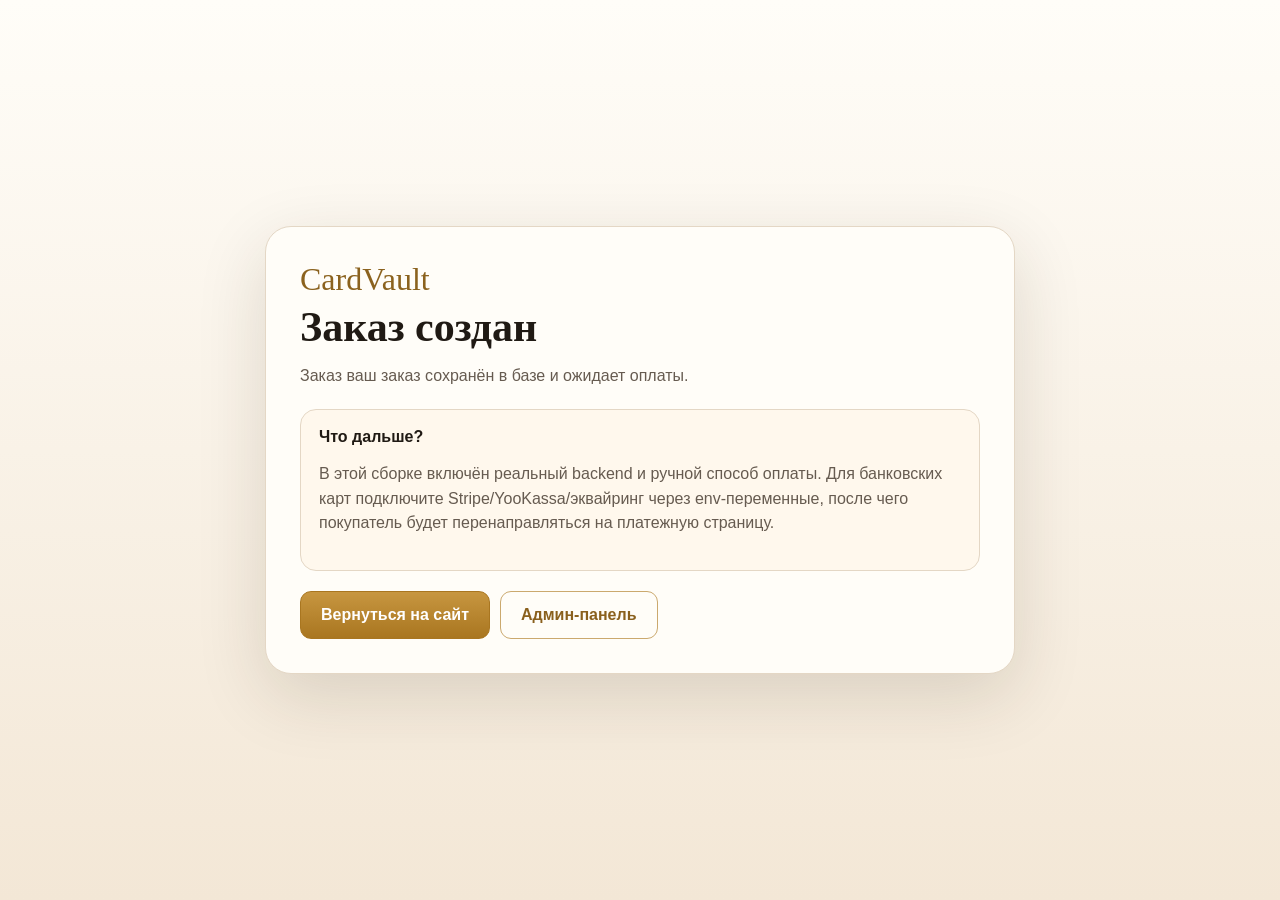
<file: public/payment-result.html>
<!doctype html><html lang="ru"><head><meta charset="utf-8"><meta name="viewport" content="width=device-width,initial-scale=1"><title>CardVault — оплата заказа</title><style>body{margin:0;min-height:100vh;display:grid;place-items:center;background:linear-gradient(180deg,#fffdf8,#f3e7d6);font-family:Inter,-apple-system,BlinkMacSystemFont,"Segoe UI",Arial,sans-serif;color:#201a14}.card{width:min(680px,92vw);background:#fffdf8;border:1px solid #e4d7c5;border-radius:26px;box-shadow:0 22px 70px rgba(47,34,15,.14);padding:34px}.logo{font-family:Georgia,serif;color:#8b621e;font-size:32px;margin-bottom:8px}h1{font-family:Georgia,serif;font-size:42px;line-height:1;margin:0 0 14px}p{color:#665b50;line-height:1.55}.box{border:1px solid #e4d7c5;background:#fff8ed;border-radius:16px;padding:18px;margin:20px 0}.btn{height:46px;border-radius:11px;padding:0 20px;display:inline-flex;align-items:center;justify-content:center;border:1px solid #cba96e;text-decoration:none;color:#8a601d;font-weight:800;margin-right:10px}.btn.primary{background:linear-gradient(180deg,#c79640,#a97620);color:#fff;border-color:#a97620}</style></head><body><main class="card"><div class="logo">CardVault</div><h1 id="title">Заказ создан</h1><p id="lead"></p><div class="box"><b>Что дальше?</b><p id="details"></p></div><a class="btn primary" href="/">Вернуться на сайт</a><a class="btn" href="/admin.html">Админ-панель</a></main><script>const p=new URLSearchParams(location.search),order=p.get('order')||'ваш заказ',status=p.get('status')||'manual';document.getElementById('lead').textContent=status==='success'?`Оплата по заказу ${order} прошла успешно.`:status==='cancel'?`Оплата по заказу ${order} отменена. Заказ сохранён, можно связаться с поддержкой.`:`Заказ ${order} сохранён в базе и ожидает оплаты.`;document.getElementById('details').textContent=status==='success'?'Мы начинаем проверку, упаковку и подготовку к доставке. Статусы будут видны в личном кабинете.':'В этой сборке включён реальный backend и ручной способ оплаты. Для банковских карт подключите Stripe/YooKassa/эквайринг через env-переменные, после чего покупатель будет перенаправляться на платежную страницу.';</script></body></html>
</file>
<file: assets/css/styles.css>
:root{
  --bg:#050810;
  --bg2:#090f1c;
  --surface:#0c1322;
  --surface2:#111a2d;
  --panel:rgba(16,24,42,.78);
  --panel2:rgba(20,30,52,.64);
  --line:rgba(255,255,255,.10);
  --line2:rgba(201,164,92,.28);
  --text:#f4efe7;
  --muted:#9aa5b7;
  --soft:#cbd3e2;
  --gold:#d3ad63;
  --gold2:#a97d35;
  --violet:#8b6eff;
  --green:#38d6a0;
  --red:#ff6b74;
  --shadow:0 24px 80px rgba(0,0,0,.38);
  --radius:22px;
  --radius2:16px;
  --max:1480px;
  --font:Inter, ui-sans-serif, system-ui, -apple-system, BlinkMacSystemFont, "Segoe UI", sans-serif;
  --serif:"Cormorant Garamond", Georgia, serif;
}
*{box-sizing:border-box}
html{scroll-behavior:smooth;background:var(--bg)}
body{margin:0;font-family:var(--font);color:var(--text);background:
  radial-gradient(circle at 70% 12%, rgba(139,110,255,.18), transparent 34%),
  radial-gradient(circle at 8% 20%, rgba(211,173,99,.11), transparent 28%),
  linear-gradient(180deg,#050810 0%,#07101d 45%,#050810 100%);
  min-height:100vh;overflow-x:hidden}
body::before{content:"";position:fixed;inset:0;pointer-events:none;opacity:.35;z-index:-1;background-image:linear-gradient(rgba(255,255,255,.035) 1px,transparent 1px),linear-gradient(90deg,rgba(255,255,255,.03) 1px,transparent 1px);background-size:72px 72px;mask-image:linear-gradient(180deg,transparent 0%,#000 12%,#000 75%,transparent 100%)}
a{color:inherit;text-decoration:none}
button,input,select,textarea{font:inherit}
button{cursor:pointer}
img{max-width:100%;display:block}
.container{width:min(var(--max),calc(100% - 40px));margin:0 auto}
.skip-link{position:absolute;left:-999px;top:10px;background:var(--gold);color:#17100a;padding:10px 14px;border-radius:10px;z-index:999}.skip-link:focus{left:10px}
.browser-shell{min-height:100vh}
.browser-bar{height:40px;background:linear-gradient(180deg,#2c2e34,#1b1d22);border-bottom:1px solid rgba(255,255,255,.12);display:flex;align-items:center;gap:14px;padding:0 16px;color:#c7cbd4;font-size:13px;position:sticky;top:0;z-index:90}
.dots{display:flex;gap:8px}.dot{width:12px;height:12px;border-radius:50%}.d-red{background:#ff5f57}.d-yellow{background:#ffbd2e}.d-green{background:#28c840}.address{height:24px;max-width:720px;flex:1;margin:0 auto;background:#111319;border:1px solid rgba(255,255,255,.14);border-radius:10px;display:flex;align-items:center;justify-content:center;color:#e6e6e6;font-weight:700}.address::after{content:"  🔒";font-size:12px;opacity:.75}.bar-icons{display:flex;gap:12px;color:#e8e8e8}
.site-header{position:sticky;top:40px;z-index:80;border-bottom:1px solid var(--line);background:rgba(5,8,16,.82);backdrop-filter:blur(18px)}
.nav{height:76px;display:grid;grid-template-columns:auto 1fr minmax(250px,390px) auto;gap:26px;align-items:center}.brand{display:flex;align-items:center;gap:12px;min-width:max-content}.brand-mark{width:40px;height:40px;border:1px solid rgba(211,173,99,.65);border-radius:12px;display:grid;place-items:center;background:linear-gradient(145deg,rgba(211,173,99,.22),rgba(139,110,255,.05));box-shadow:0 0 30px rgba(211,173,99,.16)}.brand-mark svg{width:26px;height:26px}.brand-name{font-family:var(--serif);font-size:31px;letter-spacing:.02em;color:var(--gold);line-height:1}.brand-sub{display:block;font-family:var(--font);font-size:10px;letter-spacing:.18em;text-transform:uppercase;color:var(--muted);margin-top:3px}
.nav-links{display:flex;align-items:center;gap:18px;flex-wrap:wrap}.nav-links a,.nav-links button{font-size:14px;color:#d9deea;border:0;background:transparent;padding:8px 0;position:relative}.nav-links a::after,.nav-links button::after{content:"";position:absolute;left:0;right:0;bottom:1px;height:1px;transform:scaleX(0);background:linear-gradient(90deg,var(--gold),var(--violet));transition:.25s}.nav-links a:hover::after,.nav-links button:hover::after,.nav-links .active::after{transform:scaleX(1)}.nav-links .active{color:#fff}
.search{height:44px;border:1px solid rgba(255,255,255,.16);border-radius:14px;background:rgba(255,255,255,.035);display:flex;align-items:center;padding:0 12px;gap:8px}.search input{width:100%;border:0;outline:0;background:transparent;color:var(--text)}.search input::placeholder{color:#7f8899}.icon-btn{border:0;background:transparent;color:var(--soft);display:flex;align-items:center;gap:8px;min-width:max-content}.icon-btn svg{width:21px;height:21px}.badge{display:inline-flex;align-items:center;justify-content:center;min-width:18px;height:18px;padding:0 5px;border-radius:999px;background:var(--gold);color:#0b0d12;font-size:11px;font-weight:800;margin-left:-4px}.nav-actions{display:flex;align-items:center;gap:18px}.menu-toggle{display:none;border:1px solid var(--line);background:rgba(255,255,255,.04);color:#fff;border-radius:12px;width:44px;height:44px}
.hero{position:relative;padding:64px 0 28px;min-height:450px}.hero-grid{display:grid;grid-template-columns:1.05fr 1.35fr;gap:52px;align-items:center}.eyebrow{display:inline-flex;align-items:center;gap:8px;padding:8px 12px;border:1px solid var(--line2);border-radius:999px;background:rgba(211,173,99,.07);color:var(--gold);font-size:13px;margin-bottom:22px}.headline{font-family:var(--serif);font-size:clamp(46px,5vw,76px);line-height:.94;letter-spacing:-.02em;margin:0 0 22px}.headline .gold{color:var(--gold)}.lead{font-size:18px;line-height:1.65;color:var(--soft);max-width:620px;margin:0 0 30px}.hero-actions{display:flex;gap:16px;flex-wrap:wrap;margin-bottom:28px}.btn{min-height:46px;padding:0 22px;border-radius:13px;border:1px solid transparent;display:inline-flex;align-items:center;justify-content:center;gap:9px;font-weight:750;transition:transform .18s ease,box-shadow .18s ease,border-color .18s ease,background .18s ease}.btn:hover{transform:translateY(-2px)}.btn-primary{background:linear-gradient(135deg,#e2bf74,#a97933);color:#15100a;box-shadow:0 14px 34px rgba(211,173,99,.24)}.btn-primary:hover{box-shadow:0 20px 44px rgba(211,173,99,.32)}.btn-secondary{background:rgba(139,110,255,.08);border-color:rgba(139,110,255,.48);color:#f3ecff}.btn-ghost{border-color:var(--line);background:rgba(255,255,255,.04);color:var(--text)}.btn-small{min-height:36px;padding:0 13px;border-radius:10px;font-size:13px}.hero-note{display:flex;align-items:center;gap:9px;color:var(--muted);font-size:14px}.hero-note b{color:var(--text)}
.showcase{position:relative;height:410px;display:flex;align-items:flex-end;justify-content:center;gap:22px;perspective:1000px}.showcase::before{content:"";position:absolute;left:10%;right:8%;bottom:12px;height:140px;border-radius:50%;background:radial-gradient(ellipse at center,rgba(211,173,99,.21),rgba(139,110,255,.12) 35%,transparent 70%);filter:blur(20px)}.slab{position:relative;width:162px;height:270px;border-radius:16px;border:1px solid rgba(255,255,255,.25);background:linear-gradient(145deg,rgba(255,255,255,.20),rgba(255,255,255,.04));box-shadow:inset 0 0 0 4px rgba(255,255,255,.05),0 30px 70px rgba(0,0,0,.48);padding:10px;transform-style:preserve-3d;animation:float 5.8s ease-in-out infinite}.slab:nth-child(2){width:182px;height:304px;animation-delay:-1.8s}.slab:nth-child(3){animation-delay:-3.1s}.slab:nth-child(4){width:150px;height:260px;animation-delay:-2.4s}.slab::after{content:"";position:absolute;inset:1px;border-radius:15px;background:linear-gradient(120deg,transparent 22%,rgba(255,255,255,.18),transparent 48%);opacity:.65;pointer-events:none}.slab-label{height:45px;border:1px solid rgba(255,255,255,.18);border-radius:8px 8px 3px 3px;background:#111620;padding:6px;display:flex;justify-content:space-between;align-items:center;font-size:8px;text-transform:uppercase;color:#e9edf6;line-height:1.2}.grade{font-size:23px;font-weight:900;color:#fff}.card-art{height:198px;margin-top:8px;border-radius:8px;border:1px solid rgba(211,173,99,.5);position:relative;overflow:hidden;background:#111}.slab:nth-child(2) .card-art{height:230px}.slab:nth-child(4) .card-art{height:188px}.pedestal{position:absolute;left:50%;bottom:-22px;width:120%;height:48px;border-radius:50%;transform:translateX(-50%);background:linear-gradient(180deg,#2a2730,#0c0b10);border:1px solid rgba(211,173,99,.22);box-shadow:inset 0 10px 25px rgba(255,255,255,.07),0 22px 42px rgba(0,0,0,.48)}@keyframes float{0%,100%{transform:translateY(0) rotateY(-3deg)}50%{transform:translateY(-12px) rotateY(4deg)}}
.art-sport{background:radial-gradient(circle at 50% 35%,rgba(211,173,99,.26),transparent 36%),linear-gradient(135deg,#0d1420,#1b1e27 55%,#090b0f)}.art-sport::before{content:"";position:absolute;left:40%;top:18%;width:54px;height:86px;border-radius:25px 25px 12px 12px;background:linear-gradient(180deg,#19294a,#06080e);box-shadow:-14px 40px 0 -10px rgba(211,173,99,.75)}.art-sport::after{content:"AURORA";position:absolute;bottom:16px;left:0;right:0;text-align:center;color:var(--gold);letter-spacing:.35em;font-weight:800;font-size:12px}.art-dragon{background:radial-gradient(circle at 50% 45%,#ec8531,transparent 38%),linear-gradient(135deg,#2c1008,#13090b 68%,#050505)}.art-dragon::before{content:"";position:absolute;left:38px;top:48px;width:90px;height:82px;border-radius:60% 40% 45% 55%;border:13px solid rgba(255,155,62,.66);border-left-color:transparent;transform:rotate(-25deg)}.art-dragon::after{content:"EMBER DRAGON";position:absolute;bottom:14px;left:0;right:0;text-align:center;color:#f7ba69;font-weight:800;font-size:11px}.art-sci{background:radial-gradient(circle at 50% 35%,rgba(139,110,255,.62),transparent 35%),radial-gradient(circle at 22% 80%,rgba(54,205,255,.24),transparent 25%),linear-gradient(180deg,#061426,#15102a)}.art-sci::before{content:"";position:absolute;left:59px;top:58px;width:42px;height:92px;border-radius:20px 20px 12px 12px;background:linear-gradient(180deg,#4bd0ff,#171a2d 34%,#070b15);box-shadow:0 0 44px rgba(139,110,255,.55)}.art-sci::after{content:"NEBULA SENTINEL";position:absolute;bottom:18px;left:0;right:0;text-align:center;color:#e1ddff;font-weight:800;font-size:10px}.art-botanical{background:linear-gradient(180deg,#e7d2a7,#bca070);filter:saturate(.9)}.art-botanical::before{content:"";position:absolute;left:67px;top:34px;width:4px;height:126px;background:#496238;transform:rotate(8deg);box-shadow:18px 18px 0 -1px #496238,-16px 42px 0 -1px #496238}.art-botanical::after{content:"MOONPETAL LILY";position:absolute;bottom:16px;left:0;right:0;text-align:center;color:#3e2c1e;font-weight:900;font-size:10px}.art-relic{background:radial-gradient(circle,#284c68,transparent 40%),linear-gradient(135deg,#0f1b28,#0a0b12)}.art-relic::before{content:"";position:absolute;left:45px;top:50px;width:84px;height:84px;border-radius:50%;border:8px solid #c99b4b;box-shadow:inset 0 0 0 2px rgba(255,255,255,.16)}.art-relic::after{content:"RELIC";position:absolute;bottom:14px;left:0;right:0;text-align:center;color:#d9b66a;font-weight:900;letter-spacing:.3em}.trust-row{margin:28px 0 20px;display:grid;grid-template-columns:repeat(5,1fr);gap:10px}.trust-card{border:1px solid var(--line);background:rgba(255,255,255,.035);border-radius:16px;padding:15px;display:flex;align-items:center;gap:12px;color:#d7deed}.trust-card svg,.step-icon svg,.mini-icon svg{width:28px;height:28px;color:var(--gold);flex:0 0 auto}.trust-card b{display:block;color:#fff;font-size:14px}.trust-card span{font-size:12px;color:var(--muted)}
.grid-main{display:grid;grid-template-columns:minmax(0,1.4fr) minmax(340px,.75fr);gap:22px;margin:20px 0}.panel{border:1px solid var(--line);background:linear-gradient(180deg,rgba(17,26,45,.78),rgba(10,15,27,.82));border-radius:var(--radius);box-shadow:var(--shadow);overflow:hidden}.panel.pad{padding:22px}.panel-head{display:flex;align-items:center;justify-content:space-between;gap:16px;margin-bottom:16px}.panel h2,.panel h3{margin:0;font-size:20px}.muted{color:var(--muted)}.link{color:#d9c3ff;font-weight:700;font-size:14px}.products-row{display:grid;grid-template-columns:repeat(5,1fr);gap:14px}.product-card{position:relative;border:1px solid rgba(255,255,255,.11);background:rgba(5,9,17,.52);border-radius:16px;padding:12px;min-width:0;transition:transform .22s ease,border-color .22s ease,box-shadow .22s ease}.product-card:hover{transform:translateY(-5px);border-color:rgba(211,173,99,.35);box-shadow:0 18px 44px rgba(0,0,0,.35)}.product-visual{height:155px;border-radius:12px;background:rgba(255,255,255,.035);padding:8px;display:flex;align-items:center;justify-content:center;margin-bottom:12px}.mini-slab{width:88px;height:136px;border-radius:10px;border:1px solid rgba(255,255,255,.25);background:rgba(255,255,255,.08);padding:5px;position:relative}.mini-slab .slab-label{height:24px;font-size:5px;padding:3px}.mini-slab .grade{font-size:12px}.mini-slab .card-art{height:96px;margin-top:4px;border-radius:5px}.heart{position:absolute;right:10px;top:10px;width:32px;height:32px;border:1px solid var(--line);border-radius:50%;display:grid;place-items:center;background:rgba(5,8,16,.65);color:#dce4f1}.heart.active{color:#ff6f8e;border-color:rgba(255,111,142,.45);background:rgba(255,111,142,.10)}.tagline{display:flex;gap:5px;flex-wrap:wrap;margin-bottom:9px}.tag{display:inline-flex;align-items:center;height:20px;padding:0 7px;border:1px solid rgba(255,255,255,.12);border-radius:999px;font-size:10px;font-weight:800;color:#e8eef9;background:rgba(255,255,255,.04)}.tag.green{color:#a8ffd8;border-color:rgba(56,214,160,.35)}.tag.gold{color:#ffd789;border-color:rgba(211,173,99,.38)}.tag.violet{color:#d7c8ff;border-color:rgba(139,110,255,.35)}.product-title{font-weight:850;color:#fff;margin-bottom:3px;white-space:nowrap;overflow:hidden;text-overflow:ellipsis}.product-meta{font-size:12px;color:var(--muted);line-height:1.45;min-height:34px}.price{font-weight:900;font-size:19px;margin:9px 0 10px;color:#fff}.buy{width:100%;background:linear-gradient(135deg,rgba(139,110,255,.38),rgba(139,110,255,.16));border:1px solid rgba(139,110,255,.35);color:#f4f0ff;border-radius:10px;height:34px;font-weight:800}.buy:hover{background:linear-gradient(135deg,rgba(211,173,99,.42),rgba(139,110,255,.24));border-color:rgba(211,173,99,.45)}.side-grid{display:grid;grid-template-rows:auto auto;gap:16px}.chart{height:210px;position:relative;border-radius:16px;background:linear-gradient(180deg,rgba(255,255,255,.035),rgba(0,0,0,.1));overflow:hidden}.chart svg{width:100%;height:100%}.seller-list{display:grid;gap:10px}.seller{display:grid;grid-template-columns:34px 1fr auto;gap:10px;align-items:center}.avatar{width:34px;height:34px;border-radius:50%;display:grid;place-items:center;font-weight:900;background:linear-gradient(135deg,#27364d,#7f5d2c);border:1px solid rgba(255,255,255,.14)}.seller-name{font-weight:800;font-size:14px}.seller small{color:var(--muted)}.stars{color:#f7c968;letter-spacing:1px;font-size:12px;white-space:nowrap}.tier{border:1px solid rgba(211,173,99,.32);background:rgba(211,173,99,.10);color:#f1d390;border-radius:999px;padding:2px 7px;font-size:11px;margin-left:6px}.steps{display:grid;grid-template-columns:repeat(3,1fr);gap:0}.step{display:flex;gap:17px;align-items:center;padding:22px;border-right:1px solid var(--line)}.step:last-child{border-right:0}.step-icon{width:64px;height:64px;border-radius:50%;display:grid;place-items:center;border:1px solid rgba(211,173,99,.35);background:rgba(211,173,99,.06);flex:0 0 auto}.step h3{font-size:16px;margin:0 0 5px}.step p{margin:0;color:var(--muted);font-size:13px;line-height:1.45}.reviews-grid{display:grid;grid-template-columns:repeat(3,1fr);gap:14px}.review{border:1px solid var(--line);border-radius:16px;background:rgba(255,255,255,.035);padding:16px}.review-head{display:flex;align-items:center;gap:11px;margin-bottom:10px}.review p{margin:8px 0 0;color:#d5dcea;font-size:13px;line-height:1.55}.footer{margin-top:24px;border-top:1px solid var(--line);background:rgba(3,6,12,.72)}.footer-strip{display:grid;grid-template-columns:1.2fr 1fr 1fr 1fr;gap:20px;align-items:center;min-height:76px;color:var(--muted)}.payments{display:flex;align-items:center;gap:13px;flex-wrap:wrap}.pay{font-weight:900;font-size:18px}.visa{color:#2c7cff}.mc{color:#ff7a3a}.mir{color:#27ca75}.apple,.gpay{color:#fff}.foot-item{display:flex;gap:12px;align-items:center}.foot-item b{display:block;color:#fff;font-size:13px}.foot-item span{font-size:12px}.page-hero{padding:48px 0 22px}.page-title{font-family:var(--serif);font-size:clamp(42px,4vw,66px);line-height:1;margin:0 0 12px}.page-lead{font-size:17px;color:var(--soft);max-width:760px;line-height:1.6;margin:0}.toolbar{display:grid;grid-template-columns:1fr auto auto;gap:12px;margin:22px 0}.field,.select,textarea{border:1px solid var(--line);background:rgba(255,255,255,.04);border-radius:13px;min-height:46px;color:var(--text);padding:0 14px;outline:0}.field:focus,.select:focus,textarea:focus{border-color:rgba(211,173,99,.5)}.select option{background:#111827;color:#fff}.catalog-grid{display:grid;grid-template-columns:280px 1fr;gap:22px;margin:22px 0}.filters{position:sticky;top:136px;height:max-content}.filters label{display:block;color:#dbe2ee;font-weight:800;margin:18px 0 8px}.chip-row{display:flex;gap:9px;flex-wrap:wrap}.chip{border:1px solid var(--line);background:rgba(255,255,255,.04);color:#dfe7f5;border-radius:999px;height:34px;padding:0 12px}.chip.active,.chip:hover{border-color:rgba(211,173,99,.55);background:rgba(211,173,99,.12);color:#fff}.products-grid{display:grid;grid-template-columns:repeat(4,1fr);gap:16px}.product-layout{display:grid;grid-template-columns:minmax(300px,.9fr) 1.1fr;gap:26px;margin:28px 0}.product-large{min-height:560px;display:grid;place-items:center;position:relative}.large-slab{width:280px;height:440px}.large-slab .card-art{height:338px}.large-slab .slab-label{height:64px;font-size:10px}.large-slab .grade{font-size:31px}.details-list{display:grid;grid-template-columns:repeat(2,1fr);gap:12px;margin:22px 0}.detail{border:1px solid var(--line);border-radius:14px;padding:14px;background:rgba(255,255,255,.035)}.detail span{display:block;color:var(--muted);font-size:12px;margin-bottom:4px}.detail b{font-size:15px}.qty{display:flex;gap:10px;align-items:center}.qty button{width:36px;height:36px;border-radius:10px;border:1px solid var(--line);background:rgba(255,255,255,.04);color:#fff}.qty span{min-width:28px;text-align:center;font-weight:900}.cart-table{display:grid;gap:12px}.cart-item{display:grid;grid-template-columns:74px 1fr auto auto;gap:16px;align-items:center;border:1px solid var(--line);border-radius:16px;padding:12px;background:rgba(255,255,255,.035)}.cart-total{display:flex;justify-content:space-between;align-items:center;margin-top:14px;padding-top:16px;border-top:1px solid var(--line);font-size:20px;font-weight:900}.form-grid{display:grid;grid-template-columns:repeat(2,1fr);gap:14px}.form-grid .full{grid-column:1/-1}textarea{min-height:120px;padding-top:12px;resize:vertical}.upload{border:1px dashed rgba(211,173,99,.45);border-radius:18px;background:rgba(211,173,99,.05);padding:22px;text-align:center}.upload input{display:none}.preview{margin-top:14px;border-radius:14px;min-height:160px;display:grid;place-items:center;background:rgba(0,0,0,.18);overflow:hidden}.preview img{max-height:250px;border-radius:12px}.auction-grid{display:grid;grid-template-columns:repeat(3,1fr);gap:16px}.auction-card{position:relative}.timer{display:inline-flex;align-items:center;gap:6px;border:1px solid rgba(255,255,255,.12);border-radius:999px;padding:6px 10px;color:#ffd184;background:rgba(211,173,99,.08);font-weight:800;font-size:12px}.modal-backdrop{position:fixed;inset:0;background:rgba(0,0,0,.58);z-index:120;display:none;align-items:center;justify-content:center;padding:20px}.modal-backdrop.open{display:flex}.modal{width:min(560px,100%);border:1px solid var(--line);background:linear-gradient(180deg,#111a2d,#07101d);border-radius:24px;box-shadow:0 35px 100px rgba(0,0,0,.6);padding:24px;position:relative}.modal-close{position:absolute;right:16px;top:16px;border:1px solid var(--line);background:rgba(255,255,255,.04);color:#fff;border-radius:50%;width:34px;height:34px}.toast{position:fixed;right:18px;bottom:18px;display:grid;gap:10px;z-index:130}.toast-msg{border:1px solid rgba(211,173,99,.35);background:#111a2d;color:#fff;border-radius:14px;padding:12px 14px;box-shadow:0 15px 40px rgba(0,0,0,.4);animation:toastIn .25s ease}@keyframes toastIn{from{transform:translateY(10px);opacity:0}to{transform:translateY(0);opacity:1}}.reveal{opacity:0;transform:translateY(18px);transition:opacity .55s ease,transform .55s ease}.reveal.visible{opacity:1;transform:translateY(0)}.shine{position:relative;overflow:hidden}.shine::before{content:"";position:absolute;top:-80%;left:-30%;width:35%;height:260%;background:linear-gradient(90deg,transparent,rgba(255,255,255,.09),transparent);transform:rotate(20deg);animation:shine 6s ease-in-out infinite}@keyframes shine{0%,45%{left:-40%}65%,100%{left:115%}}.empty{padding:30px;text-align:center;color:var(--muted)}
@media (max-width:1200px){.nav{grid-template-columns:auto 1fr auto}.search{grid-column:2/4;grid-row:2}.nav{height:auto;padding:14px 0}.hero-grid,.grid-main{grid-template-columns:1fr}.showcase{height:360px}.products-row{grid-template-columns:repeat(3,1fr)}.products-grid{grid-template-columns:repeat(3,1fr)}.footer-strip{grid-template-columns:1fr 1fr}.catalog-grid{grid-template-columns:1fr}.filters{position:relative;top:auto}.product-layout{grid-template-columns:1fr}}
@media (max-width:840px){.browser-bar{display:none}.site-header{top:0}.container{width:min(100% - 24px,var(--max))}.nav{grid-template-columns:auto auto;gap:12px}.menu-toggle{display:block;justify-self:end}.nav-links,.nav-actions,.search{grid-column:1/-1;display:none}.nav.open .nav-links,.nav.open .nav-actions,.nav.open .search{display:flex}.nav.open .search{display:flex}.nav-links{flex-direction:column;align-items:flex-start;gap:5px}.nav-actions{flex-wrap:wrap}.hero{padding-top:38px}.hero-grid{gap:24px}.headline{font-size:50px}.showcase{height:auto;min-height:360px;gap:10px;transform:scale(.86);transform-origin:center top;margin-bottom:-40px}.trust-row{grid-template-columns:1fr 1fr}.products-row,.products-grid,.auction-grid,.reviews-grid,.steps{grid-template-columns:1fr 1fr}.step{border-right:0;border-bottom:1px solid var(--line)}.toolbar{grid-template-columns:1fr}.cart-item{grid-template-columns:64px 1fr}.cart-item .qty,.cart-item .price{grid-column:2}.footer-strip{grid-template-columns:1fr}.form-grid{grid-template-columns:1fr}.details-list{grid-template-columns:1fr}}
@media (max-width:560px){.brand-name{font-size:26px}.headline{font-size:43px}.lead{font-size:16px}.hero-actions .btn{width:100%}.showcase{transform:scale(.72);margin-left:-64px;margin-right:-64px;margin-bottom:-90px}.trust-row,.products-row,.products-grid,.auction-grid,.reviews-grid,.steps{grid-template-columns:1fr}.panel.pad{padding:16px}.footer-strip{min-height:auto;padding:18px 0}.page-title{font-size:42px}.toolbar{margin-top:16px}.product-large{min-height:430px}.large-slab{transform:scale(.78)}.cart-item{grid-template-columns:1fr}.cart-item .mini-slab{margin:auto}}
</file>
